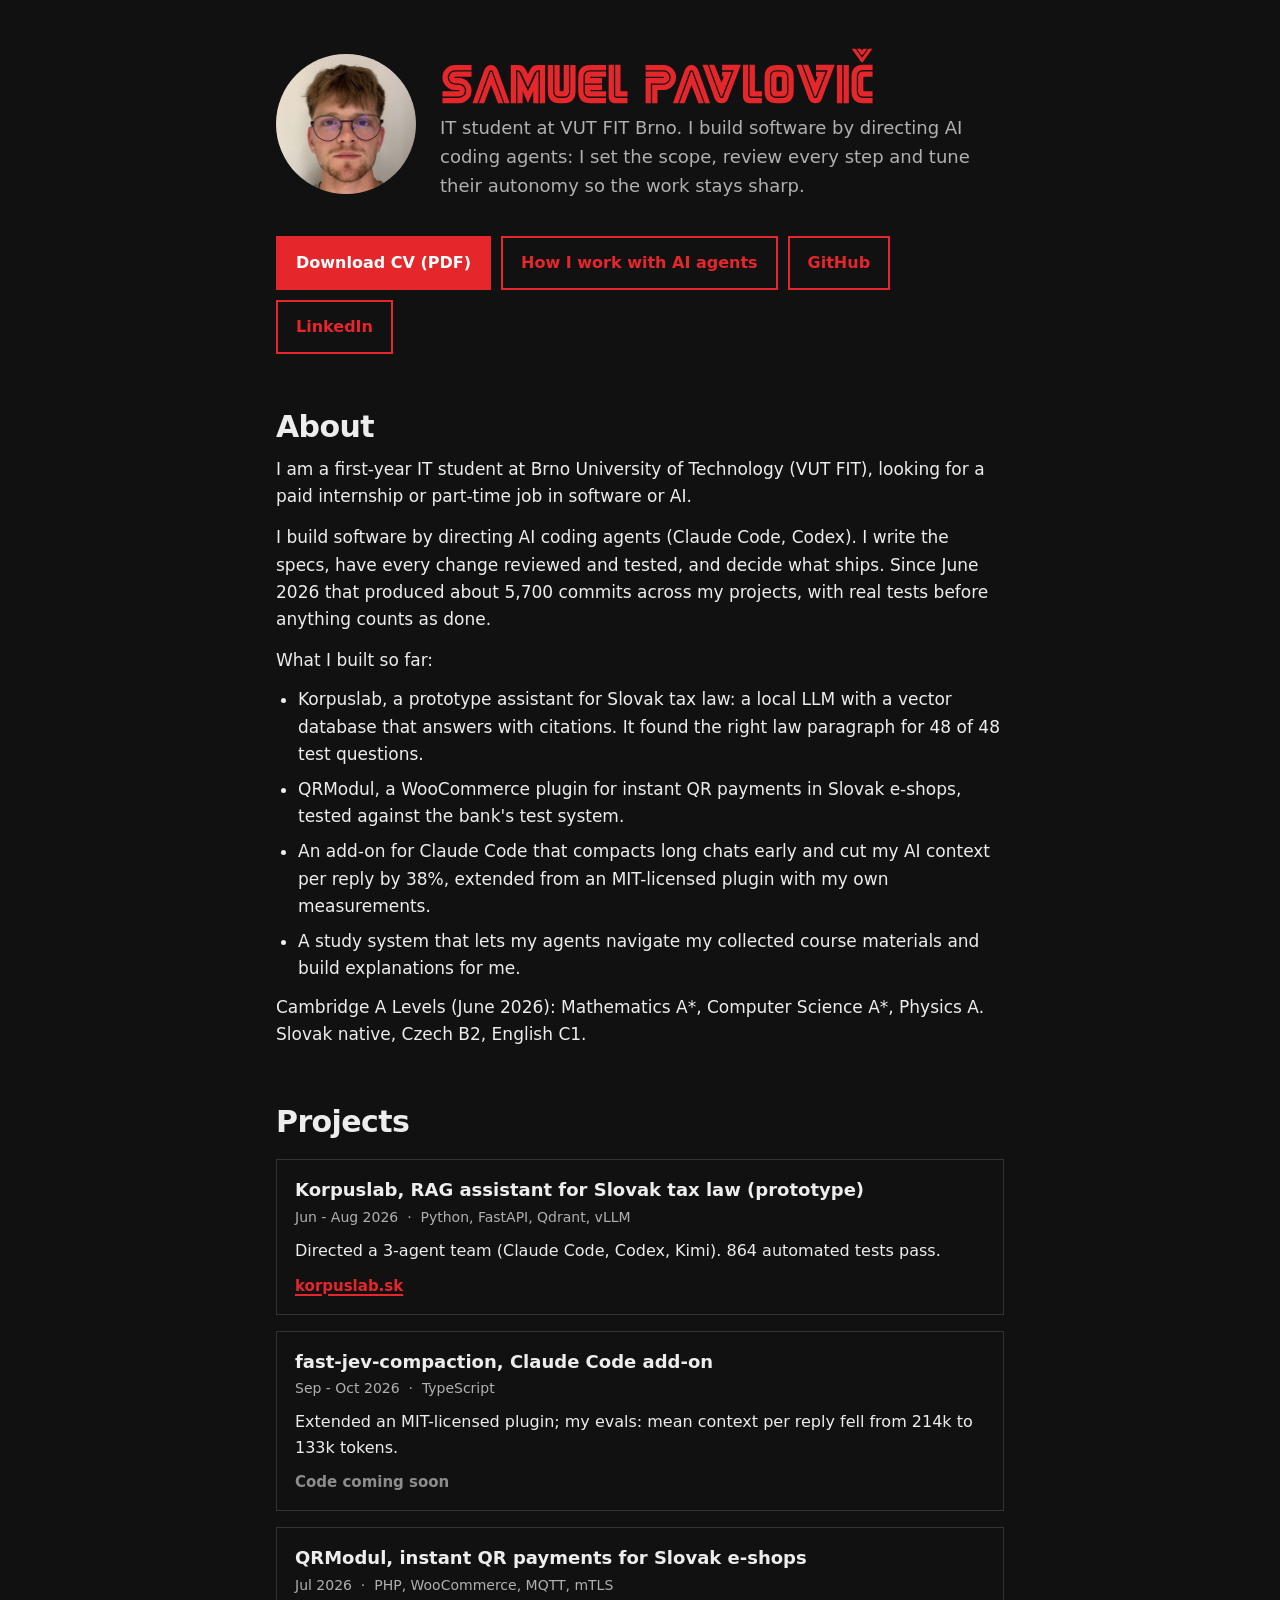
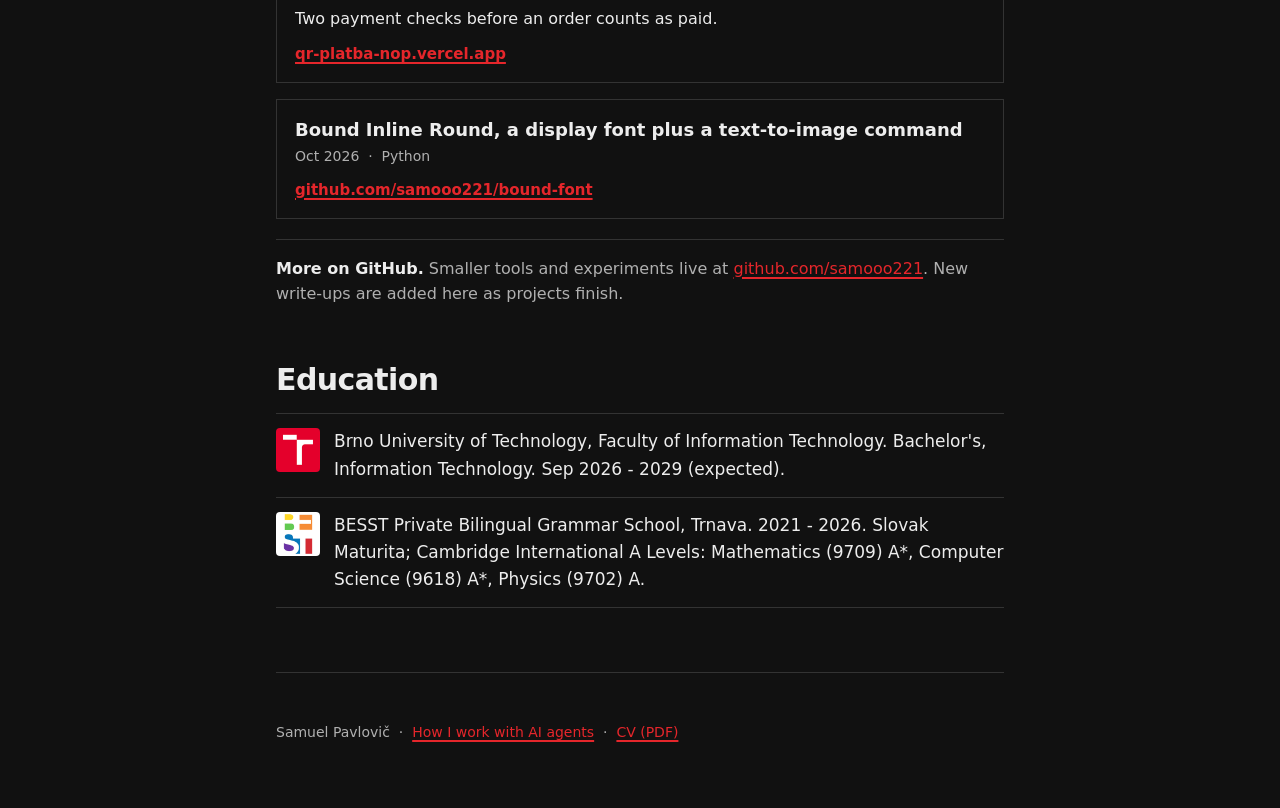
<file: index.html>
<!doctype html>
<html lang="en">
<head>
<meta charset="utf-8">
<meta name="viewport" content="width=device-width, initial-scale=1">
<title>Samuel Pavlovič</title>
<meta name="description" content="IT student at VUT FIT Brno. I build software by directing AI coding agents.">
<link rel="stylesheet" href="style.css">
</head>
<body>
<div class="wrap">

<header class="hero home">
  <img src="photo.png" width="140" height="140" alt="Photo of Samuel Pavlovič">
  <div>
    <h1><img src="name.svg" alt="Samuel Pavlovič" height="56"></h1>
    <p>IT student at VUT FIT Brno. I build software by directing AI coding agents: I set the scope, review every step and tune their autonomy so the work stays sharp.</p>
  </div>
</header>

<div class="links">
  <a class="btn primary" href="cv/Pavlovic_Samuel_CV_EN.pdf">Download CV (PDF)</a>
  <a class="btn" href="agents-short.html">How I work with AI agents</a>
  <a class="btn" href="https://github.com/samooo221" rel="noopener">GitHub</a>
  <a class="btn" href="https://www.linkedin.com/in/samuel-pavlovi%C4%8D-3906b141b/" rel="noopener">LinkedIn</a>
</div>

<section id="about" class="about">
  <h2>About</h2>
  <p>I am a first-year IT student at Brno University of Technology (VUT FIT), looking for a paid internship or part-time job in software or AI.</p>
  <p>I build software by directing AI coding agents (Claude Code, Codex). I write the specs, have every change reviewed and tested, and decide what ships. Since June 2026 that produced about 5,700 commits across my projects, with real tests before anything counts as done.</p>
  <p>What I built so far:</p>
  <ul>
    <li>Korpuslab, a prototype assistant for Slovak tax law: a local LLM with a vector database that answers with citations. It found the right law paragraph for 48 of 48 test questions.</li>
    <li>QRModul, a WooCommerce plugin for instant QR payments in Slovak e-shops, tested against the bank's test system.</li>
    <li>An add-on for Claude Code that compacts long chats early and cut my AI context per reply by 38%, extended from an MIT-licensed plugin with my own measurements.</li>
    <li>A study system that lets my agents navigate my collected course materials and build explanations for me.</li>
  </ul>
  <p>Cambridge A Levels (June 2026): Mathematics A*, Computer Science A*, Physics A.<br>Slovak native, Czech B2, English C1.</p>
</section>

<section id="projects">
  <h2>Projects</h2>
  <div class="cards">
    <article class="card">
      <h3>Korpuslab, RAG assistant for Slovak tax law (prototype)</h3>
      <div class="meta">Jun - Aug 2026 &nbsp;·&nbsp; Python, FastAPI, Qdrant, vLLM</div>
      <p>Directed a 3-agent team (Claude Code, Codex, Kimi). 864 automated tests pass.</p>
      <div class="go"><a href="https://korpuslab.sk" rel="noopener">korpuslab.sk</a></div>
    </article>
    <article class="card">
      <h3>fast-jev-compaction, Claude Code add-on</h3>
      <div class="meta">Sep - Oct 2026 &nbsp;·&nbsp; TypeScript</div>
      <p>Extended an MIT-licensed plugin; my evals: mean context per reply fell from 214k to 133k tokens.</p>
      <div class="go soon">Code coming soon</div>
    </article>
    <article class="card">
      <h3>QRModul, instant QR payments for Slovak e-shops</h3>
      <div class="meta">Jul 2026 &nbsp;·&nbsp; PHP, WooCommerce, MQTT, mTLS</div>
      <p>Two payment checks before an order counts as paid.</p>
      <div class="go"><a href="https://qr-platba-nop.vercel.app" rel="noopener">qr-platba-nop.vercel.app</a></div>
    </article>
    <article class="card">
      <h3>Bound Inline Round, a display font plus a text-to-image command</h3>
      <div class="meta">Oct 2026 &nbsp;·&nbsp; Python</div>
      <div class="go"><a href="https://github.com/samooo221/bound-font" rel="noopener">github.com/samooo221/bound-font</a></div>
    </article>
  </div>
  <p class="more"><strong>More on GitHub.</strong> Smaller tools and experiments live at <a href="https://github.com/samooo221" rel="noopener">github.com/samooo221</a>. New write-ups are added here as projects finish.</p>
</section>

<section id="education">
  <h2>Education</h2>
  <ul class="edu">
    <li><img src="logos/vut.png" width="44" height="44" alt="VUT Brno logo"><span>Brno University of Technology, Faculty of Information Technology. Bachelor's, Information Technology. Sep 2026 - 2029 (expected).</span></li>
    <li><img src="logos/besst.png" width="44" height="44" alt="BESST logo"><span>BESST Private Bilingual Grammar School, Trnava. 2021 - 2026. Slovak Maturita; Cambridge International A Levels: Mathematics (9709) A*, Computer Science (9618) A*, Physics (9702) A.</span></li>
  </ul>
</section>

<footer>Samuel Pavlovič &nbsp;·&nbsp; <a href="agents-short.html">How I work with AI agents</a> &nbsp;·&nbsp; <a href="cv/Pavlovic_Samuel_CV_EN.pdf">CV (PDF)</a></footer>
</div>
</body>
</html>
</file>
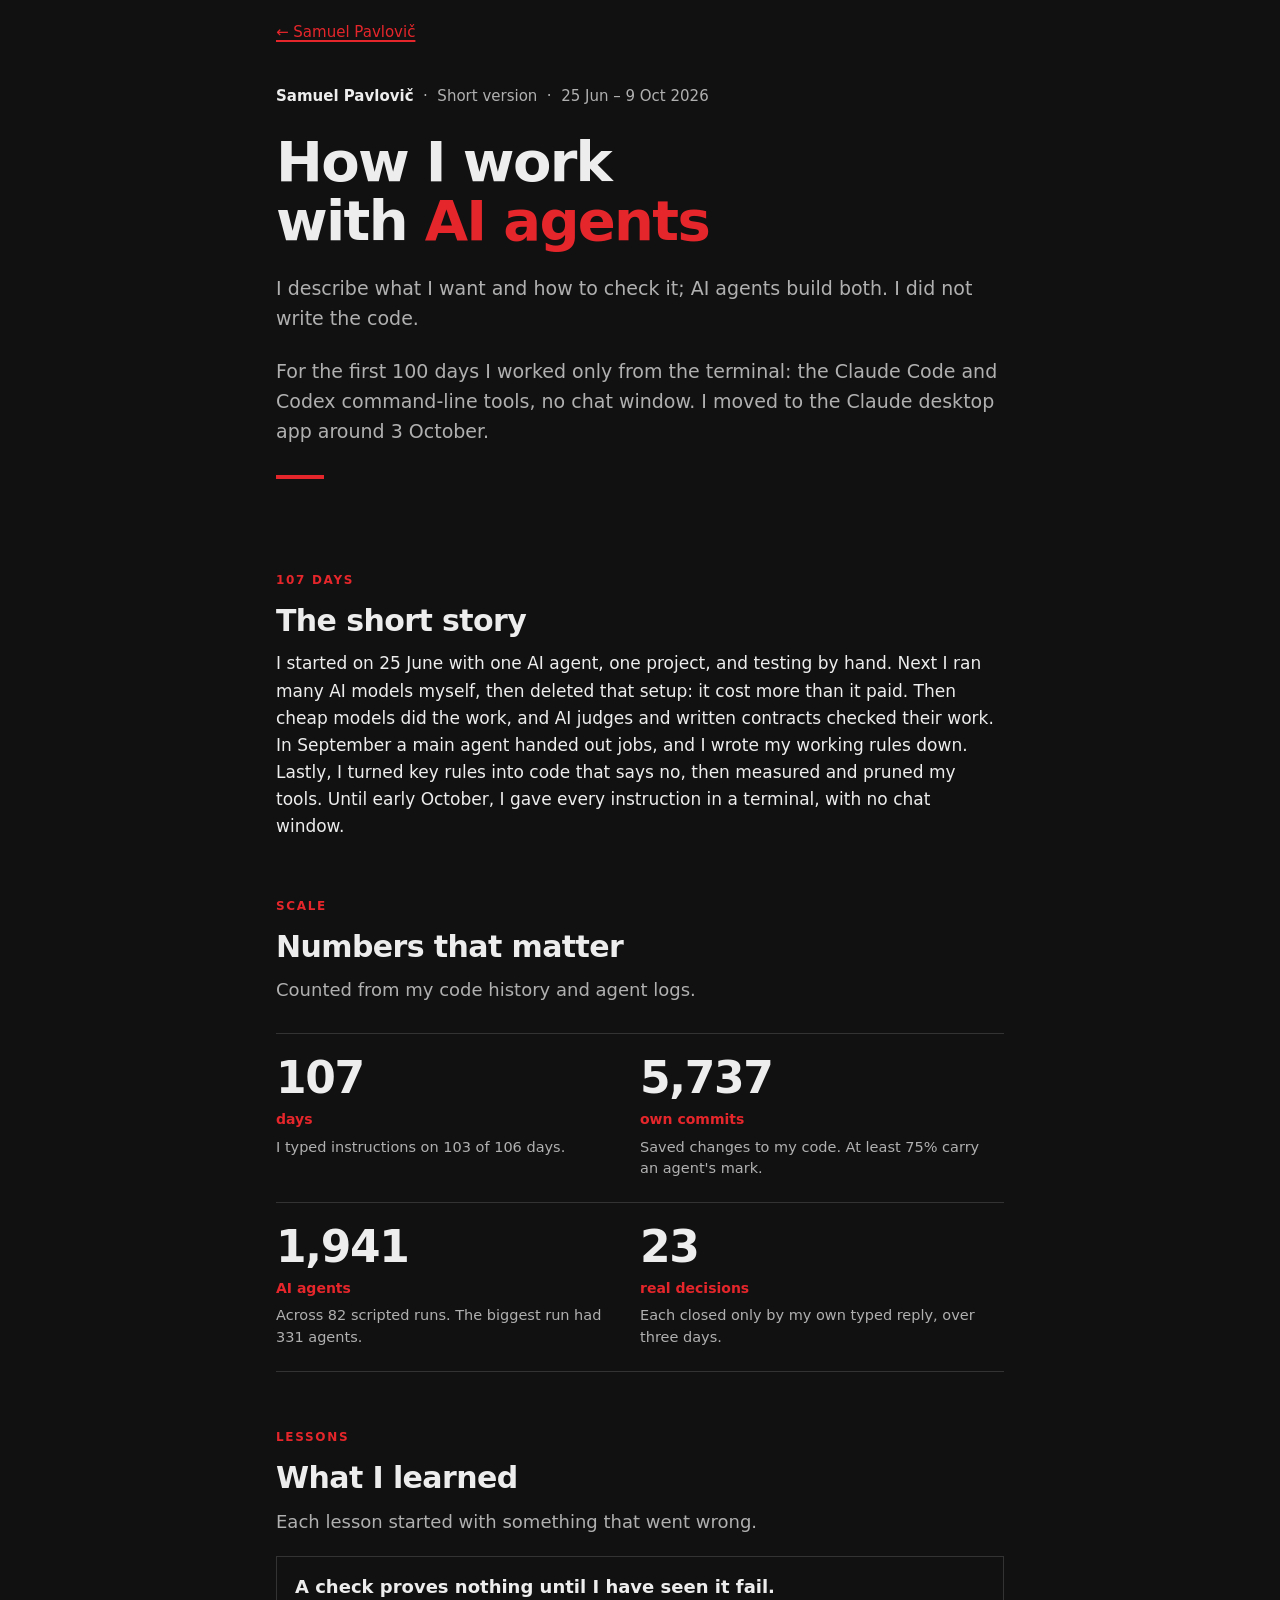
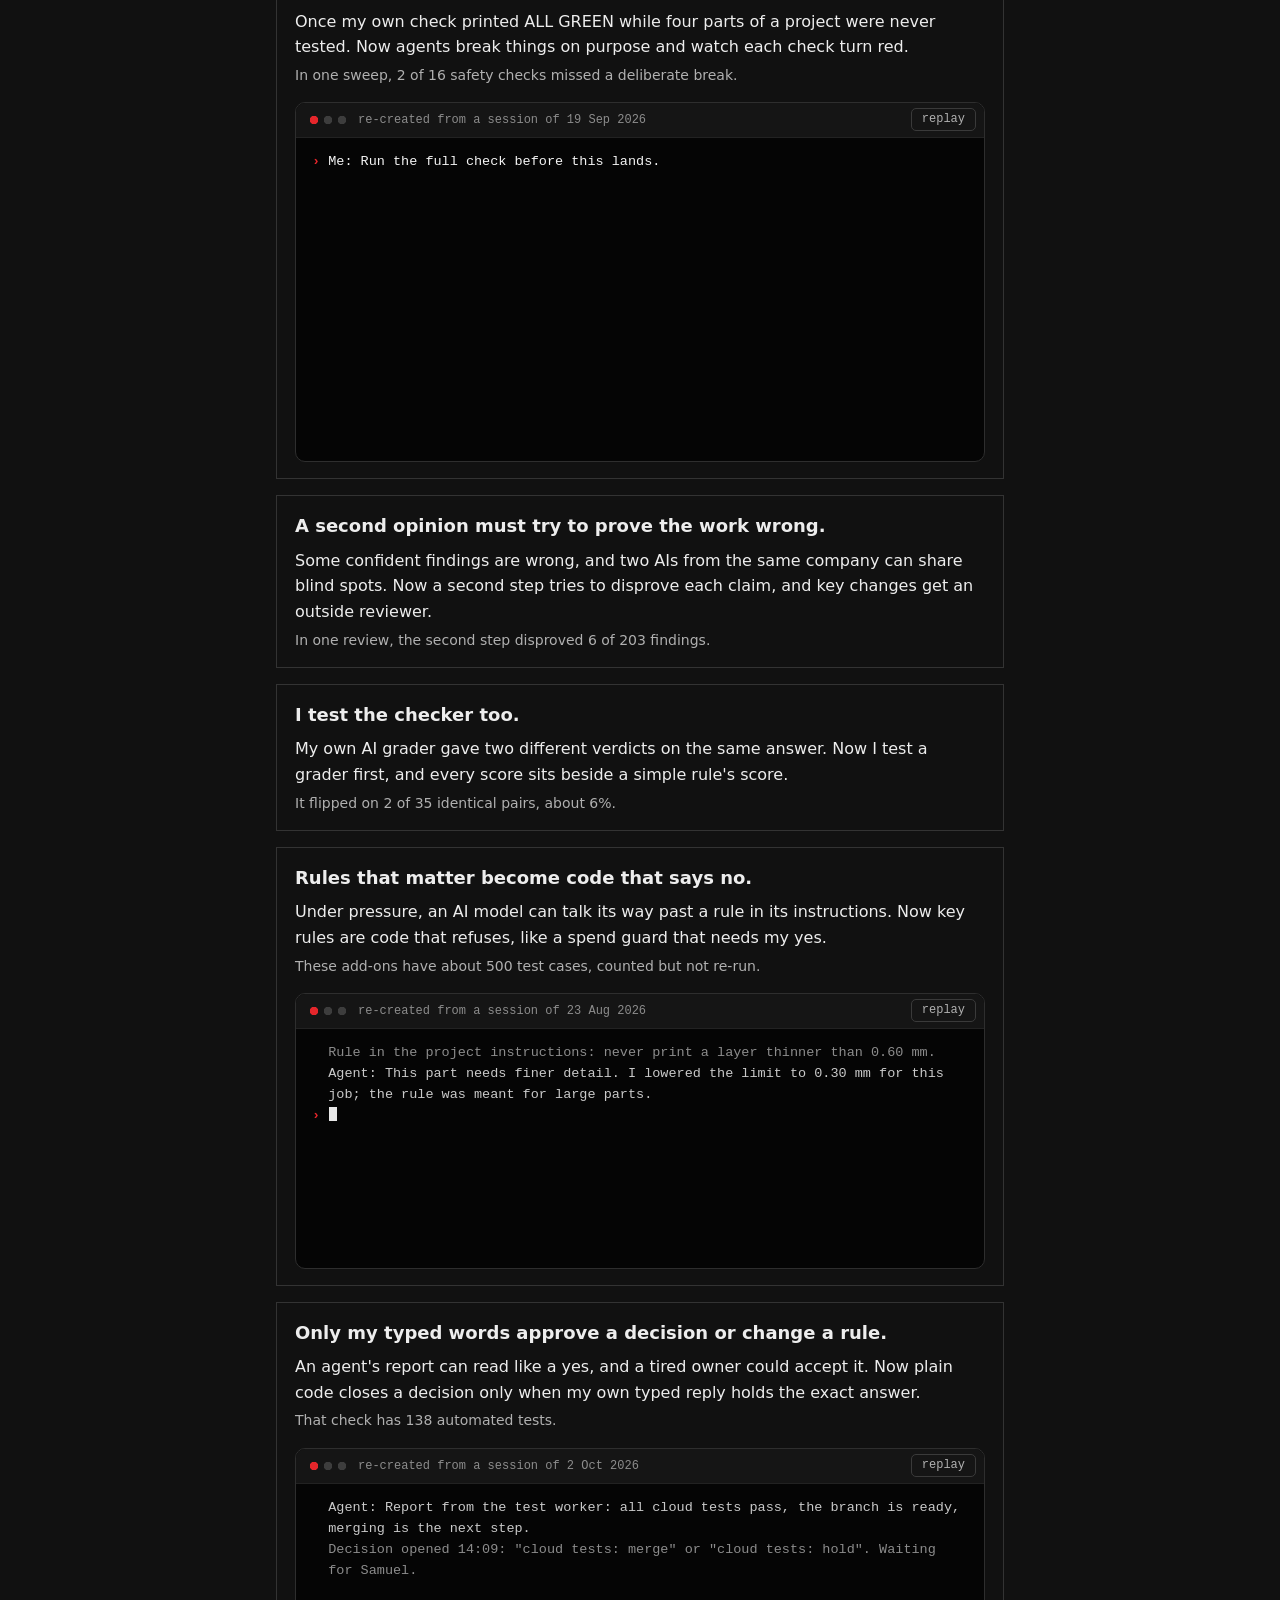
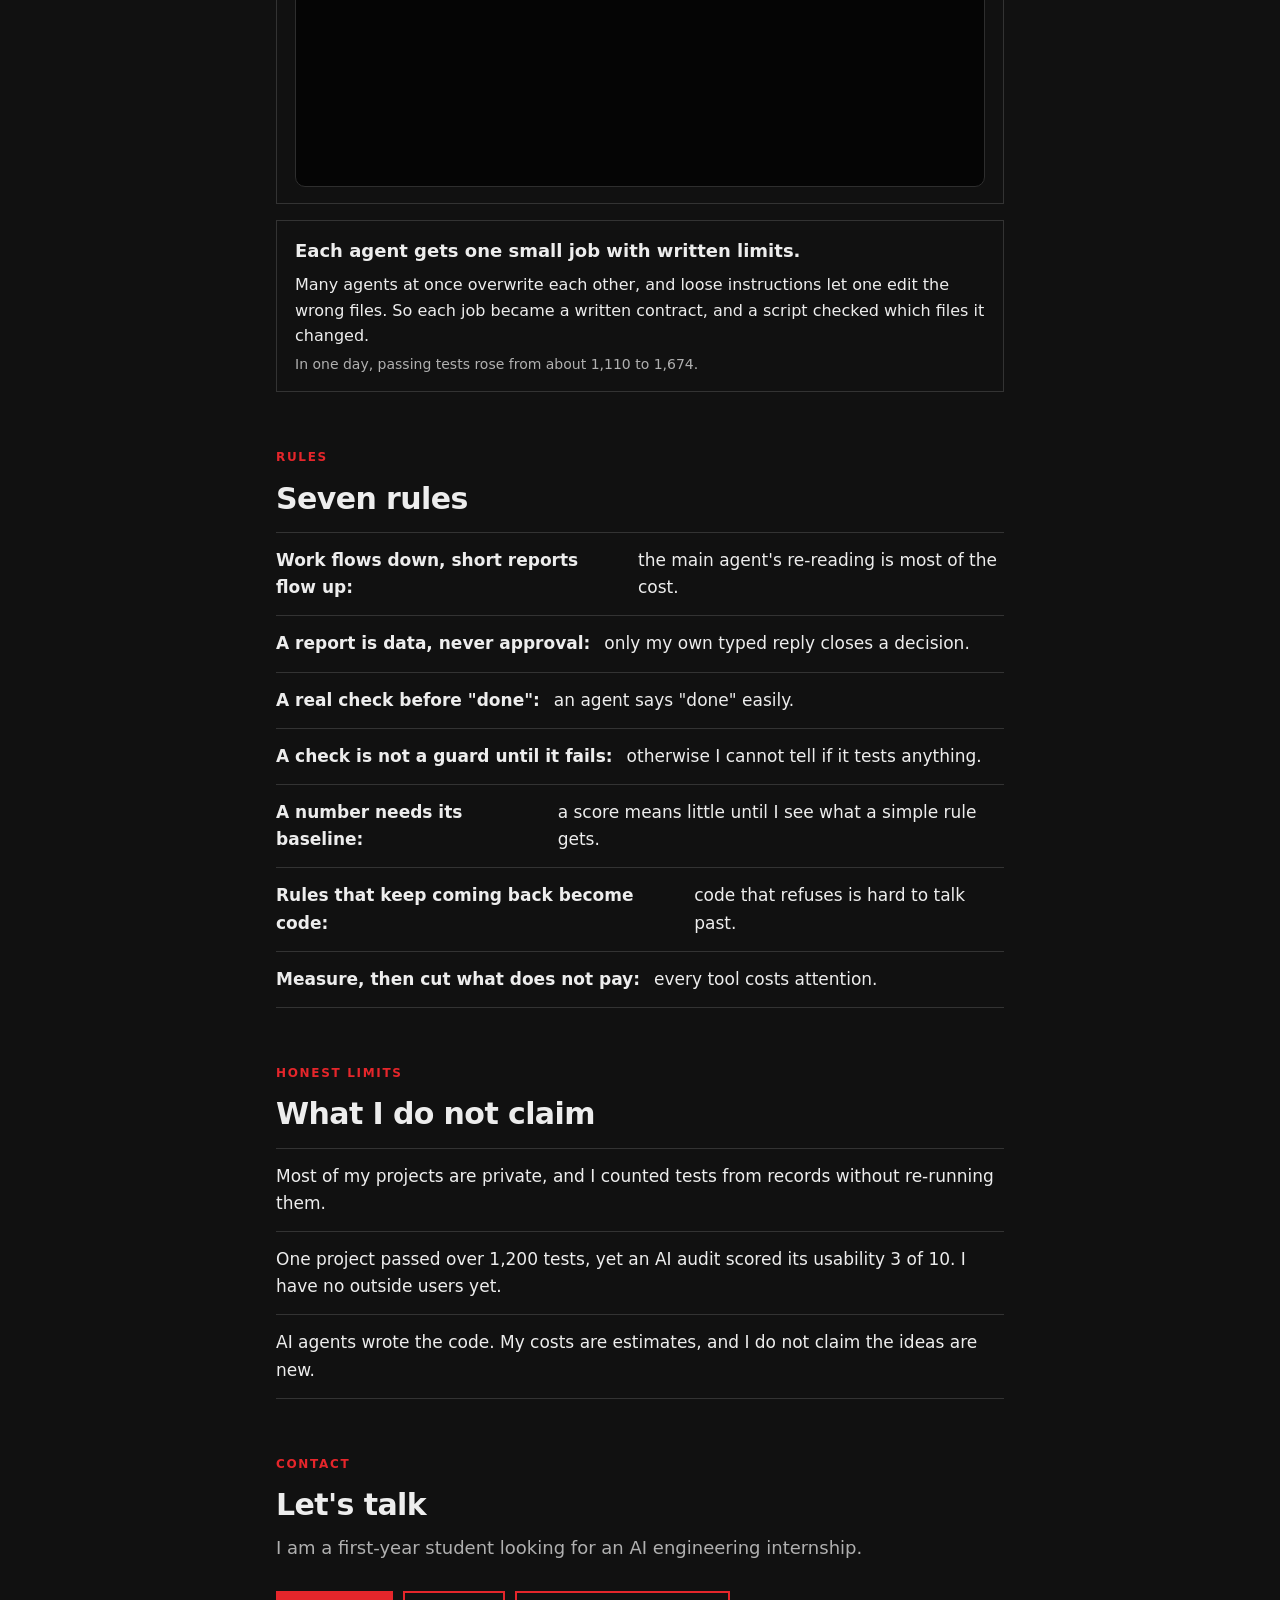
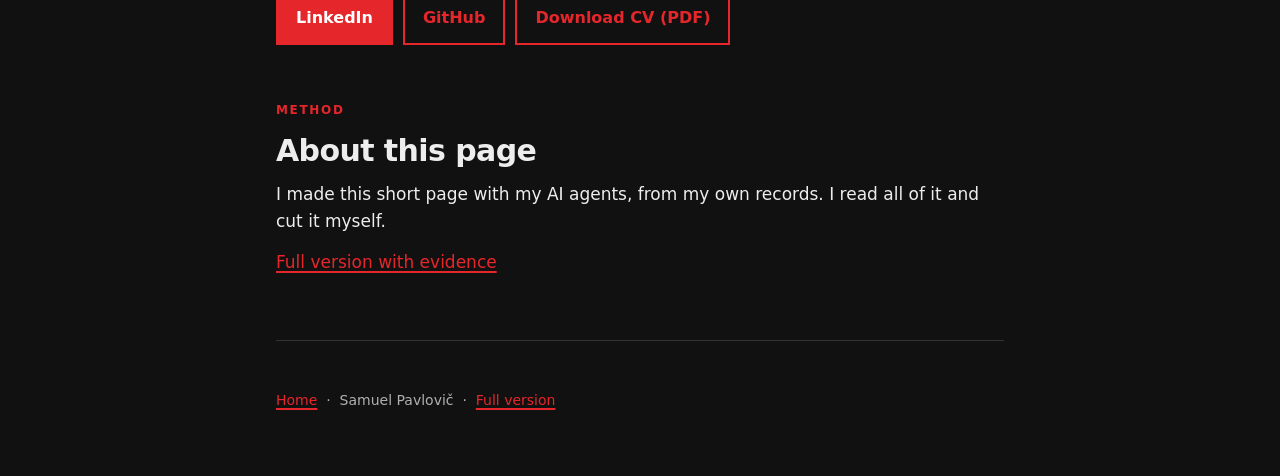
<file: agents-short.html>
<!doctype html>
<html lang="en">
<head>
<meta charset="utf-8">
<meta name="viewport" content="width=device-width, initial-scale=1">
<title>Samuel Pavlovič: How I work with AI agents (short version)</title>
<meta name="description" content="A five-minute version of my case study on directing AI coding agents, 25 Jun to 9 Oct 2026.">
<link rel="stylesheet" href="style.css">
<script src="terminal.js" defer></script>
</head>
<body>
<div class="wrap">

<div class="topnav"><a href="index.html">&larr; Samuel Pavlovič</a></div>

<header class="hero case">
  <div class="who"><b>Samuel Pavlovič</b> &nbsp;·&nbsp; Short version &nbsp;·&nbsp; 25 Jun – 9 Oct 2026</div>
  <h1>How I work<br>with <em>AI agents</em></h1>
  <p class="sub">I describe what I want and how to check it; AI agents build both. I did not write the code.</p>
  <p class="sub">For the first 100 days I worked only from the terminal: the Claude Code and Codex command-line tools, no chat window. I moved to the Claude desktop app around 3 October.</p>
  <div class="bar"></div>
</header>

<section id="story">
  <div class="eyebrow">107 days</div>
  <h2>The short story</h2>
  <p>I started on 25 June with one AI agent, one project, and testing by hand. Next I ran many AI models myself, then deleted that setup: it cost more than it paid. Then cheap models did the work, and AI judges and written contracts checked their work. In September a main agent handed out jobs, and I wrote my working rules down. Lastly, I turned key rules into code that says no, then measured and pruned my tools. Until early October, I gave every instruction in a terminal, with no chat window.</p>
</section>

<section id="numbers">
  <div class="eyebrow">Scale</div>
  <h2>Numbers that matter</h2>
  <p class="lede">Counted from my code history and agent logs.</p>
  <div class="nums four">
    <div class="num"><div class="n">107</div><div class="u">days</div><p>I typed instructions on 103 of 106 days.</p></div>
    <div class="num"><div class="n">5,737</div><div class="u">own commits</div><p>Saved changes to my code. At least 75% carry an agent's mark.</p></div>
    <div class="num"><div class="n">1,941</div><div class="u">AI agents</div><p>Across 82 scripted runs. The biggest run had 331 agents.</p></div>
    <div class="num"><div class="n">23</div><div class="u">real decisions</div><p>Each closed only by my own typed reply, over three days.</p></div>
  </div>
</section>

<section id="learned">
  <div class="eyebrow">Lessons</div>
  <h2>What I learned</h2>
  <p class="lede">Each lesson started with something that went wrong.</p>
  <div class="cards">
    <article class="card">
      <h3>A check proves nothing until I have seen it fail.</h3>
      <p>Once my own check printed ALL GREEN while four parts of a project were never tested. Now agents break things on purpose and watch each check turn red.</p>
      <div class="meta">In one sweep, 2 of 16 safety checks missed a deliberate break.</div>
<figure class="term" data-date="19 Sep 2026" aria-label="The check that tested nothing: terminal scene re-created from a session of 19 Sep 2026">
<pre><span data-kind="user">Me: Run the full check before this lands.</span>
<span data-kind="agent">Agent: Running the full check.</span>
<span data-kind="check-pass">ALL GREEN. 55 tests passed.</span>
<span data-kind="user">Me: I have never seen this check fail. Break one test on purpose and run it again.</span>
<span data-kind="agent">Agent: I broke one test.</span>
<span data-kind="check-pass">ALL GREEN. 55 tests passed.</span>
<span data-kind="user">Me: So the check does not see the new tests. Fix the check so it finds every test folder.</span>
<span data-kind="agent">Agent: Fixed. The check now finds every test folder, not a fixed list.</span>
<span data-kind="check-fail">FAILED. 1 test failed: the one I broke on purpose.</span>
<span data-kind="user">Me: Good. Now undo the break.</span>
<span data-kind="check-pass">ALL GREEN. From a check that can fail.</span>
<span data-kind="note">What this shows: a green result means nothing until I have seen it go red.</span></pre>
</figure>
    </article>
    <article class="card">
      <h3>A second opinion must try to prove the work wrong.</h3>
      <p>Some confident findings are wrong, and two AIs from the same company can share blind spots. Now a second step tries to disprove each claim, and key changes get an outside reviewer.</p>
      <div class="meta">In one review, the second step disproved 6 of 203 findings.</div>
    </article>
    <article class="card">
      <h3>I test the checker too.</h3>
      <p>My own AI grader gave two different verdicts on the same answer. Now I test a grader first, and every score sits beside a simple rule's score.</p>
      <div class="meta">It flipped on 2 of 35 identical pairs, about 6%.</div>
    </article>
    <article class="card">
      <h3>Rules that matter become code that says no.</h3>
      <p>Under pressure, an AI model can talk its way past a rule in its instructions. Now key rules are code that refuses, like a spend guard that needs my yes.</p>
      <div class="meta">These add-ons have about 500 test cases, counted but not re-run.</div>
<figure class="term" data-date="23 Aug 2026" aria-label="Talking past a rule: terminal scene re-created from a session of 23 Aug 2026">
<pre><span data-kind="note">Rule in the project instructions: never print a layer thinner than 0.60 mm.</span>
<span data-kind="agent">Agent: This part needs finer detail. I lowered the limit to 0.30 mm for this job; the rule was meant for large parts.</span>
<span data-kind="user">Me: No. The rule does not move because a job wants it to. Put the limit into the code that starts the print, so it refuses.</span>
<span data-kind="agent">Agent: Done. The print tool now refuses any layer under 0.60 mm.</span>
<span data-kind="user">Me: Try the thin layer again.</span>
<span data-kind="check-fail">REFUSED. Layer 0.30 mm is under the limit of 0.60 mm.</span>
<span data-kind="note">What this shows: a rule written in words can be argued away. A rule in code says no.</span></pre>
</figure>
    </article>
    <article class="card">
      <h3>Only my typed words approve a decision or change a rule.</h3>
      <p>An agent's report can read like a yes, and a tired owner could accept it. Now plain code closes a decision only when my own typed reply holds the exact answer.</p>
      <div class="meta">That check has 138 automated tests.</div>
<figure class="term" data-date="2 Oct 2026" aria-label="The report that reads like a yes: terminal scene re-created from a session of 2 Oct 2026">
<pre><span data-kind="agent">Agent: Report from the test worker: all cloud tests pass, the branch is ready, merging is the next step.</span>
<span data-kind="note">Decision opened 14:09: "cloud tests: merge" or "cloud tests: hold". Waiting for Samuel.</span>
<span data-kind="agent">Agent: The worker report is data. I cannot close this decision myself.</span>
<span data-kind="note">14:40: still waiting. No action taken.</span>
<span data-kind="user">Me: cloud tests: merge</span>
<span data-kind="note">15:00: decision closed by Samuel's typed reply. Plain code matched the exact words.</span>
<span data-kind="agent">Agent: Merging now.</span>
<span data-kind="check-pass">Merged.</span>
<span data-kind="note">What this shows: a report that sounds like a yes is not a yes. Only my typed words approve.</span></pre>
</figure>
    </article>
    <article class="card">
      <h3>Each agent gets one small job with written limits.</h3>
      <p>Many agents at once overwrite each other, and loose instructions let one edit the wrong files. So each job became a written contract, and a script checked which files it changed.</p>
      <div class="meta">In one day, passing tests rose from about 1,110 to 1,674.</div>
    </article>
  </div>
</section>

<section id="rules">
  <div class="eyebrow">Rules</div>
  <h2>Seven rules</h2>
  <ol class="edu">
    <li><b>Work flows down, short reports flow up:</b> the main agent's re-reading is most of the cost.</li>
    <li><b>A report is data, never approval:</b> only my own typed reply closes a decision.</li>
    <li><b>A real check before "done":</b> an agent says "done" easily.</li>
    <li><b>A check is not a guard until it fails:</b> otherwise I cannot tell if it tests anything.</li>
    <li><b>A number needs its baseline:</b> a score means little until I see what a simple rule gets.</li>
    <li><b>Rules that keep coming back become code:</b> code that refuses is hard to talk past.</li>
    <li><b>Measure, then cut what does not pay:</b> every tool costs attention.</li>
  </ol>
</section>

<section id="limits">
  <div class="eyebrow">Honest limits</div>
  <h2>What I do not claim</h2>
  <ul class="edu">
    <li>Most of my projects are private, and I counted tests from records without re-running them.</li>
    <li>One project passed over 1,200 tests, yet an AI audit scored its usability 3 of 10. I have no outside users yet.</li>
    <li>AI agents wrote the code. My costs are estimates, and I do not claim the ideas are new.</li>
  </ul>
</section>

<section id="links">
  <div class="eyebrow">Contact</div>
  <h2>Let's talk</h2>
  <p class="lede">I am a first-year student looking for an AI engineering internship.</p>
  <div class="links">
    <a class="btn primary" href="https://www.linkedin.com/in/samuel-pavlovi%C4%8D-3906b141b/" rel="noopener">LinkedIn</a>
    <a class="btn" href="https://github.com/samooo221" rel="noopener">GitHub</a>
    <a class="btn" href="cv/Pavlovic_Samuel_CV_EN.pdf">Download CV (PDF)</a>
  </div>
</section>

<section id="about">
  <div class="eyebrow">Method</div>
  <h2>About this page</h2>
  <p>I made this short page with my AI agents, from my own records. I read all of it and cut it myself.</p>
  <p><a href="agents.html">Full version with evidence</a></p>
</section>

<footer><a href="index.html">Home</a> &nbsp;·&nbsp; Samuel Pavlovič &nbsp;·&nbsp; <a href="agents.html">Full version</a></footer>
</div>
</body>
</html>
</file>
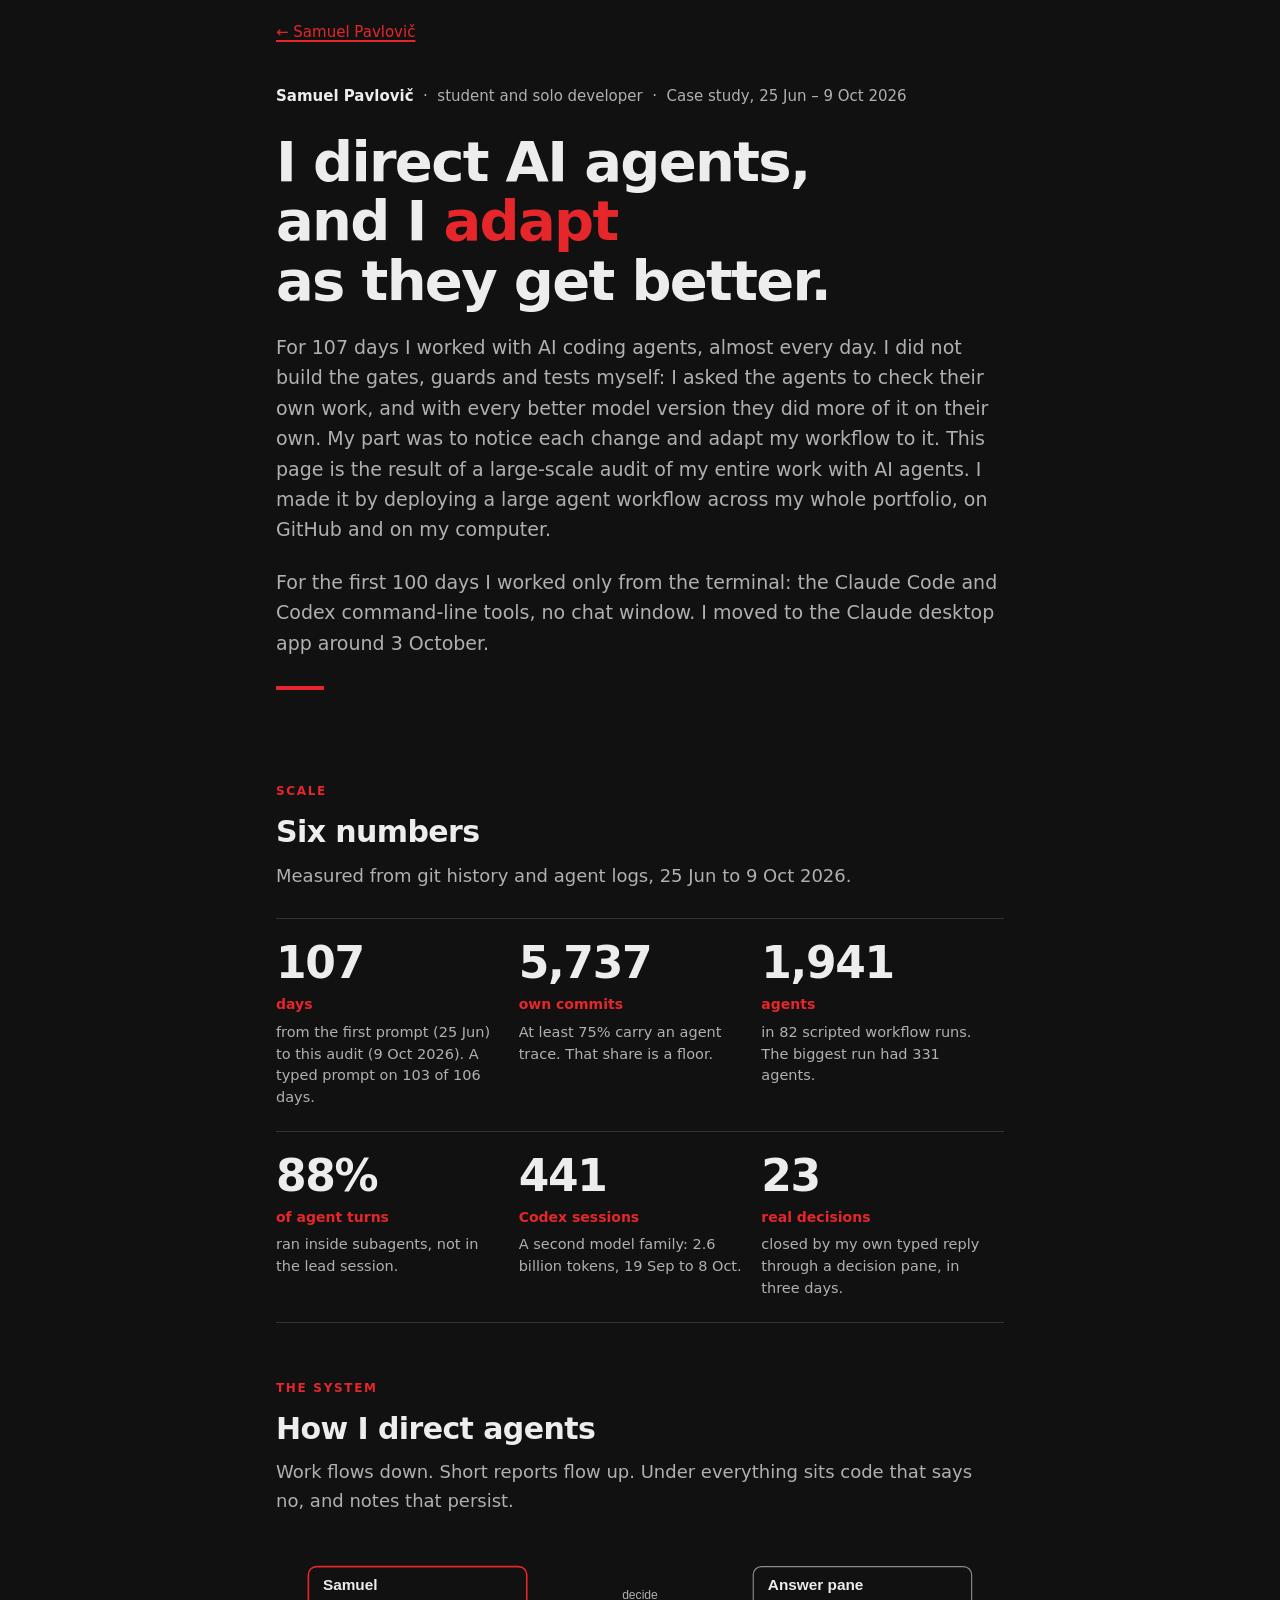
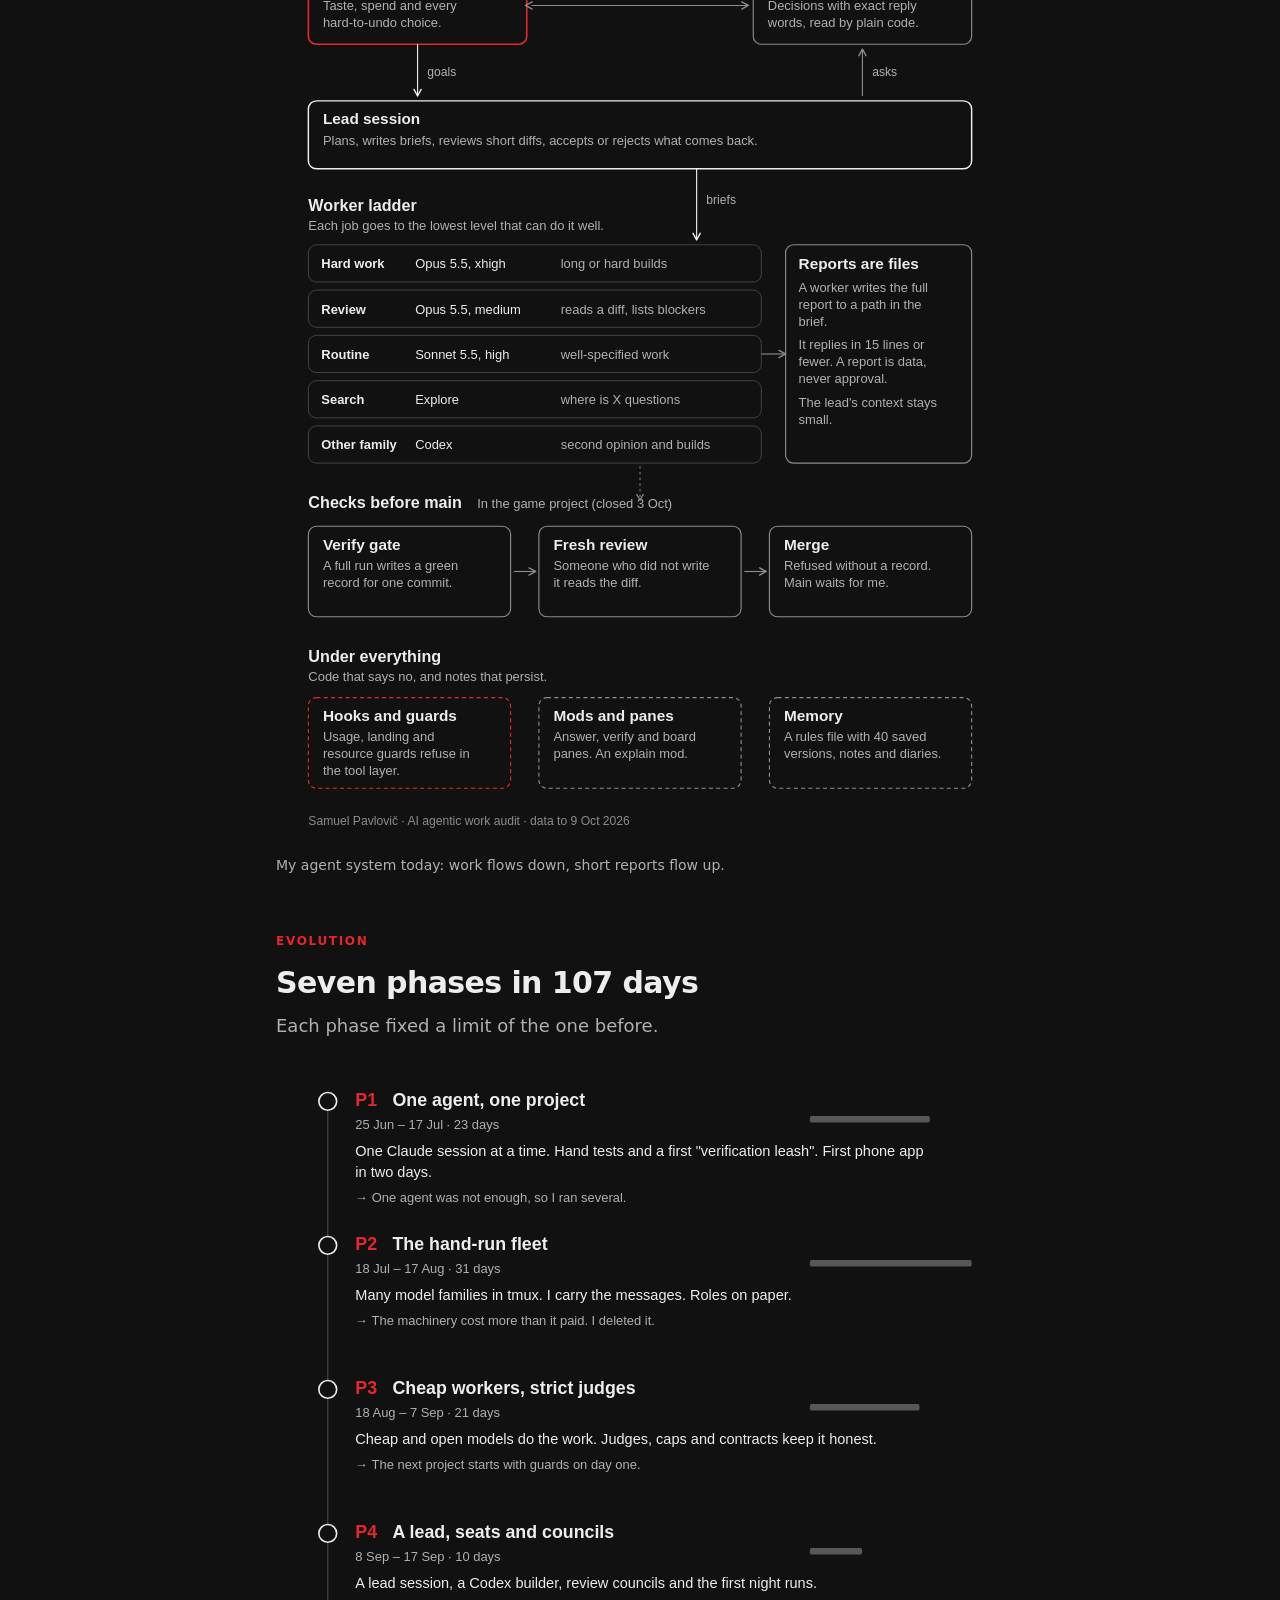
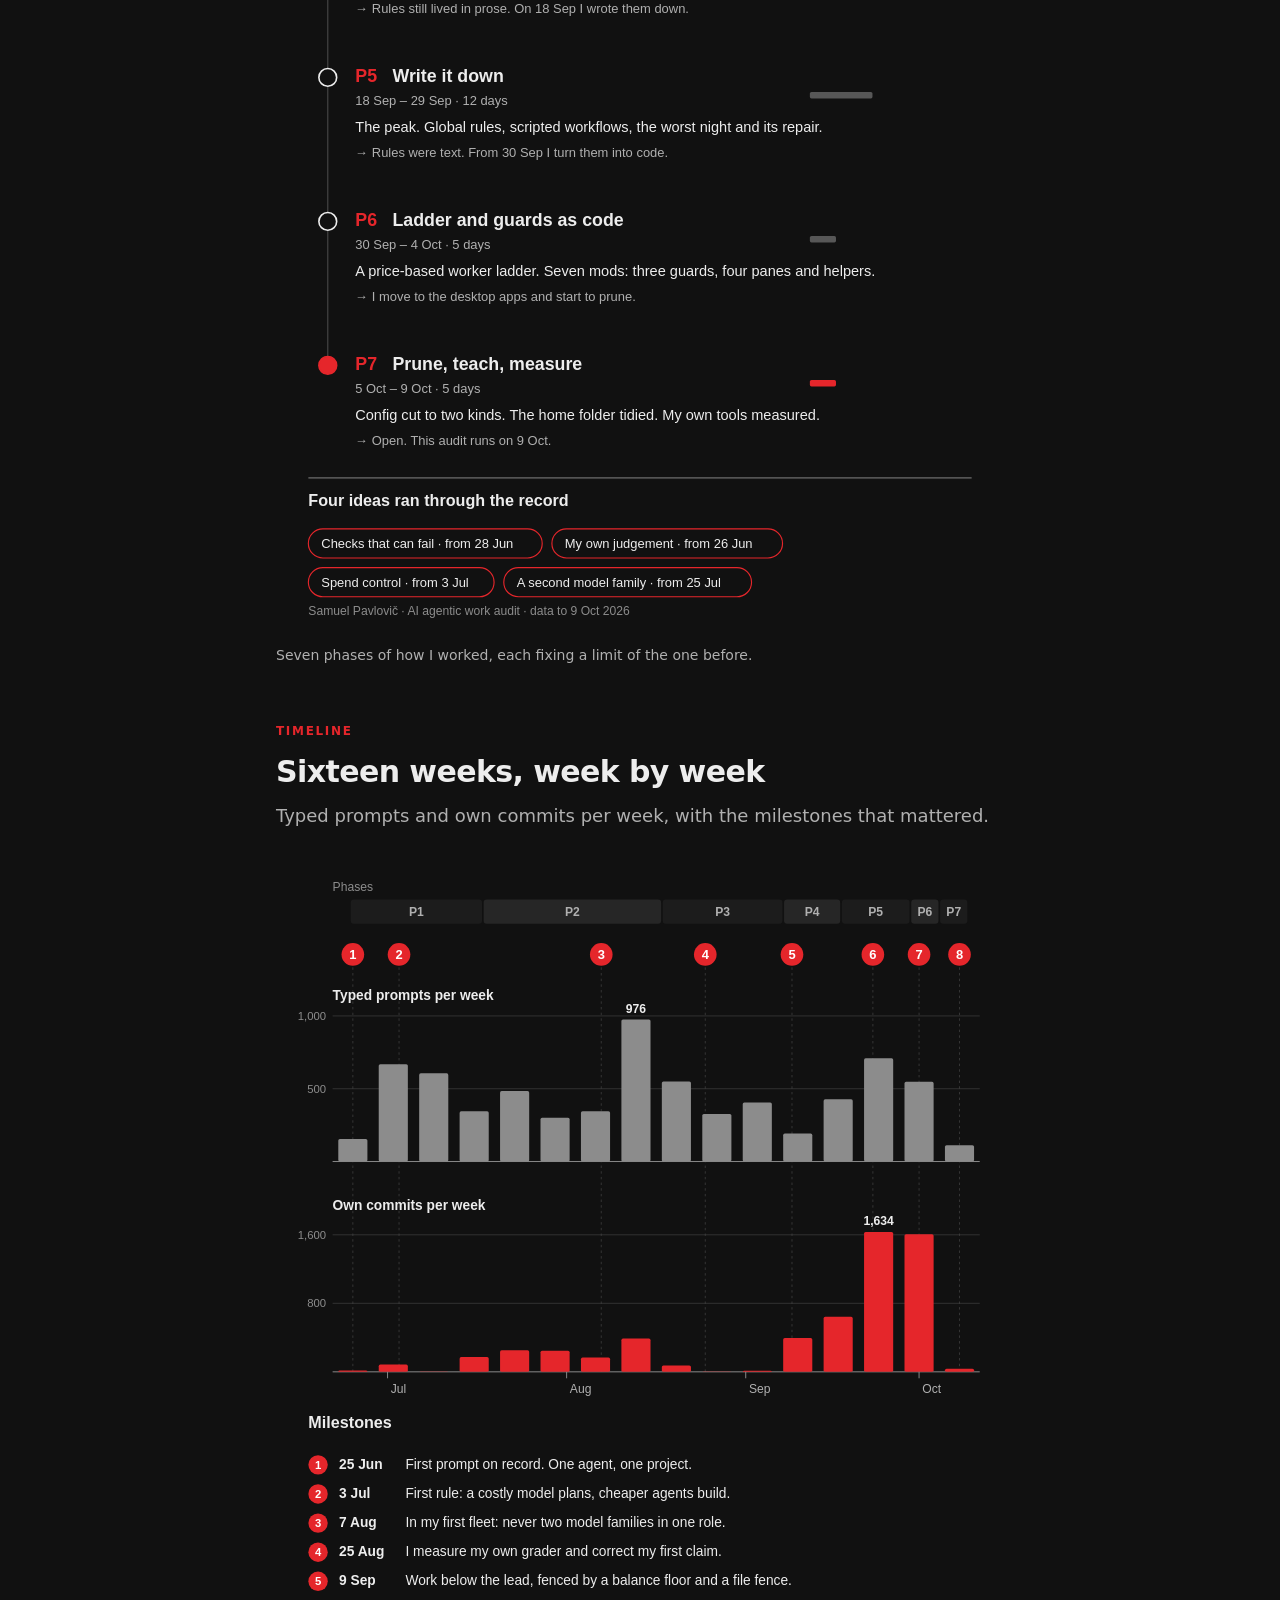
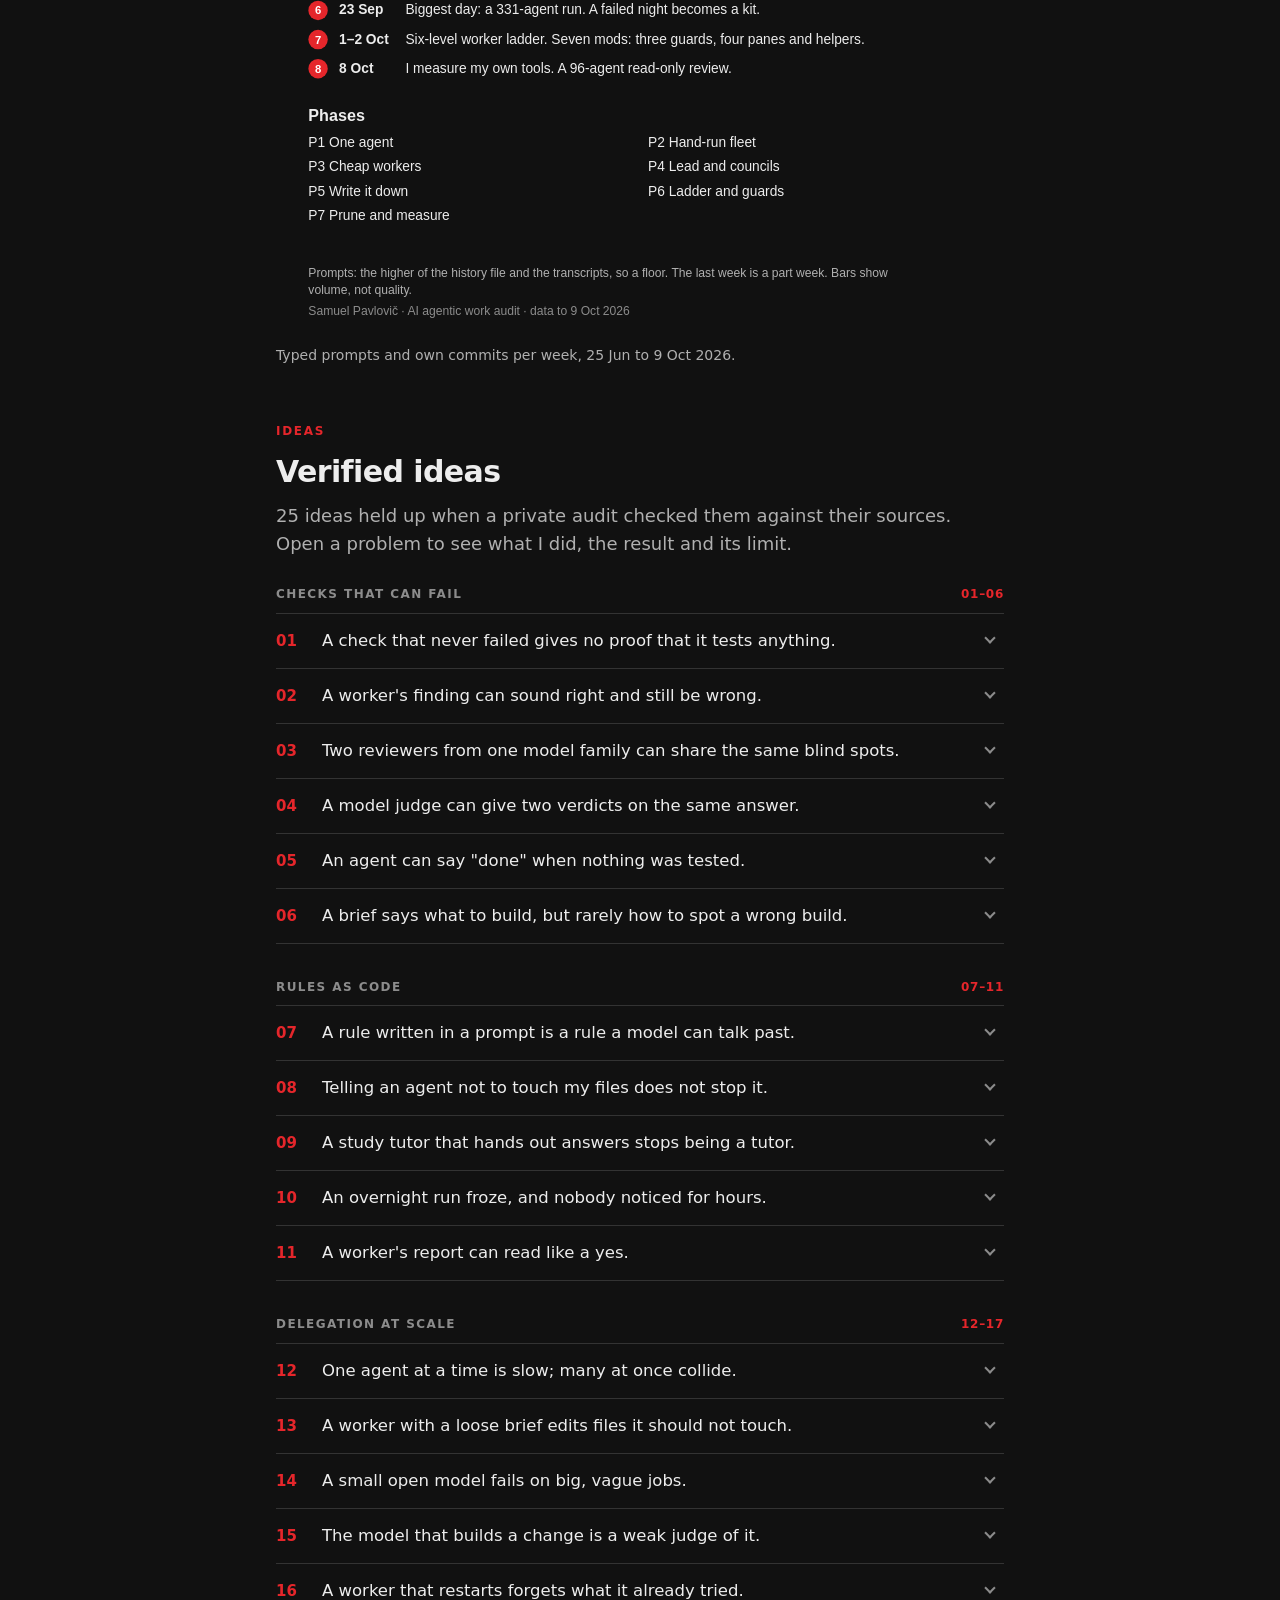
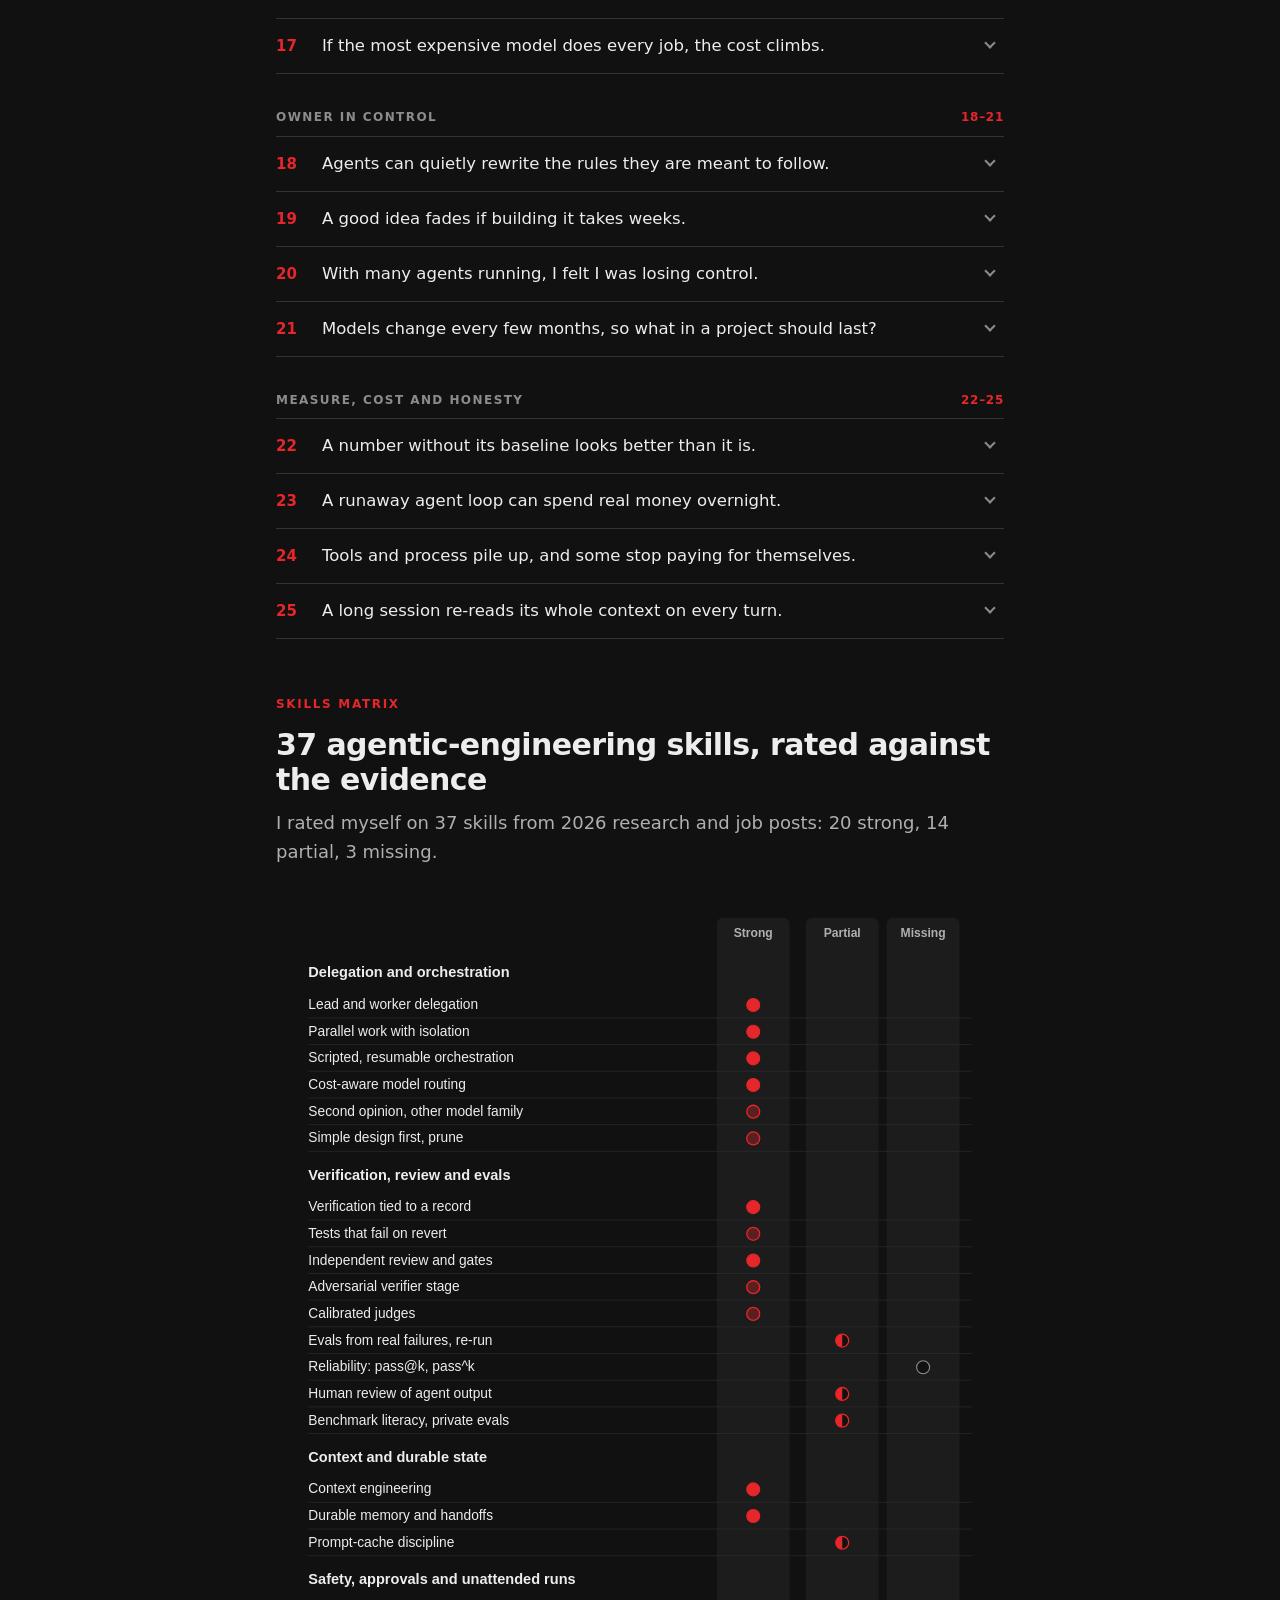
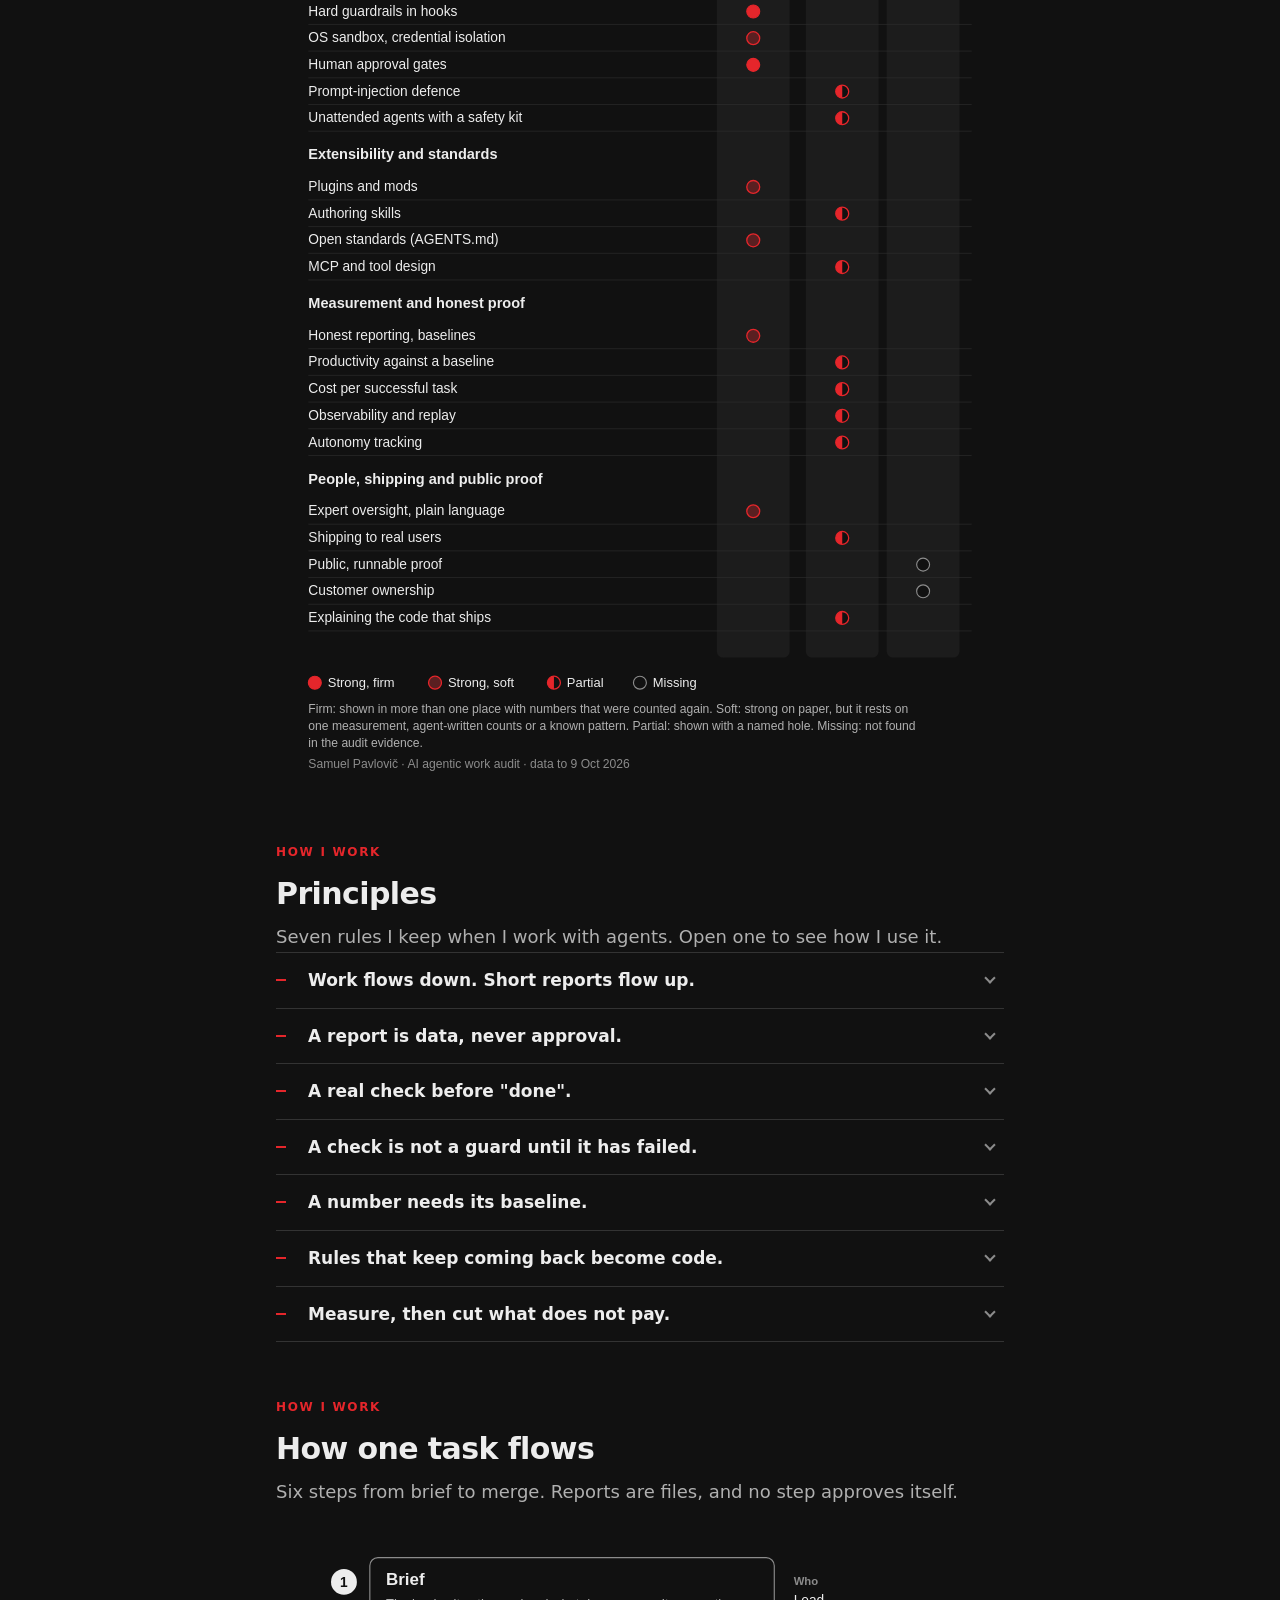
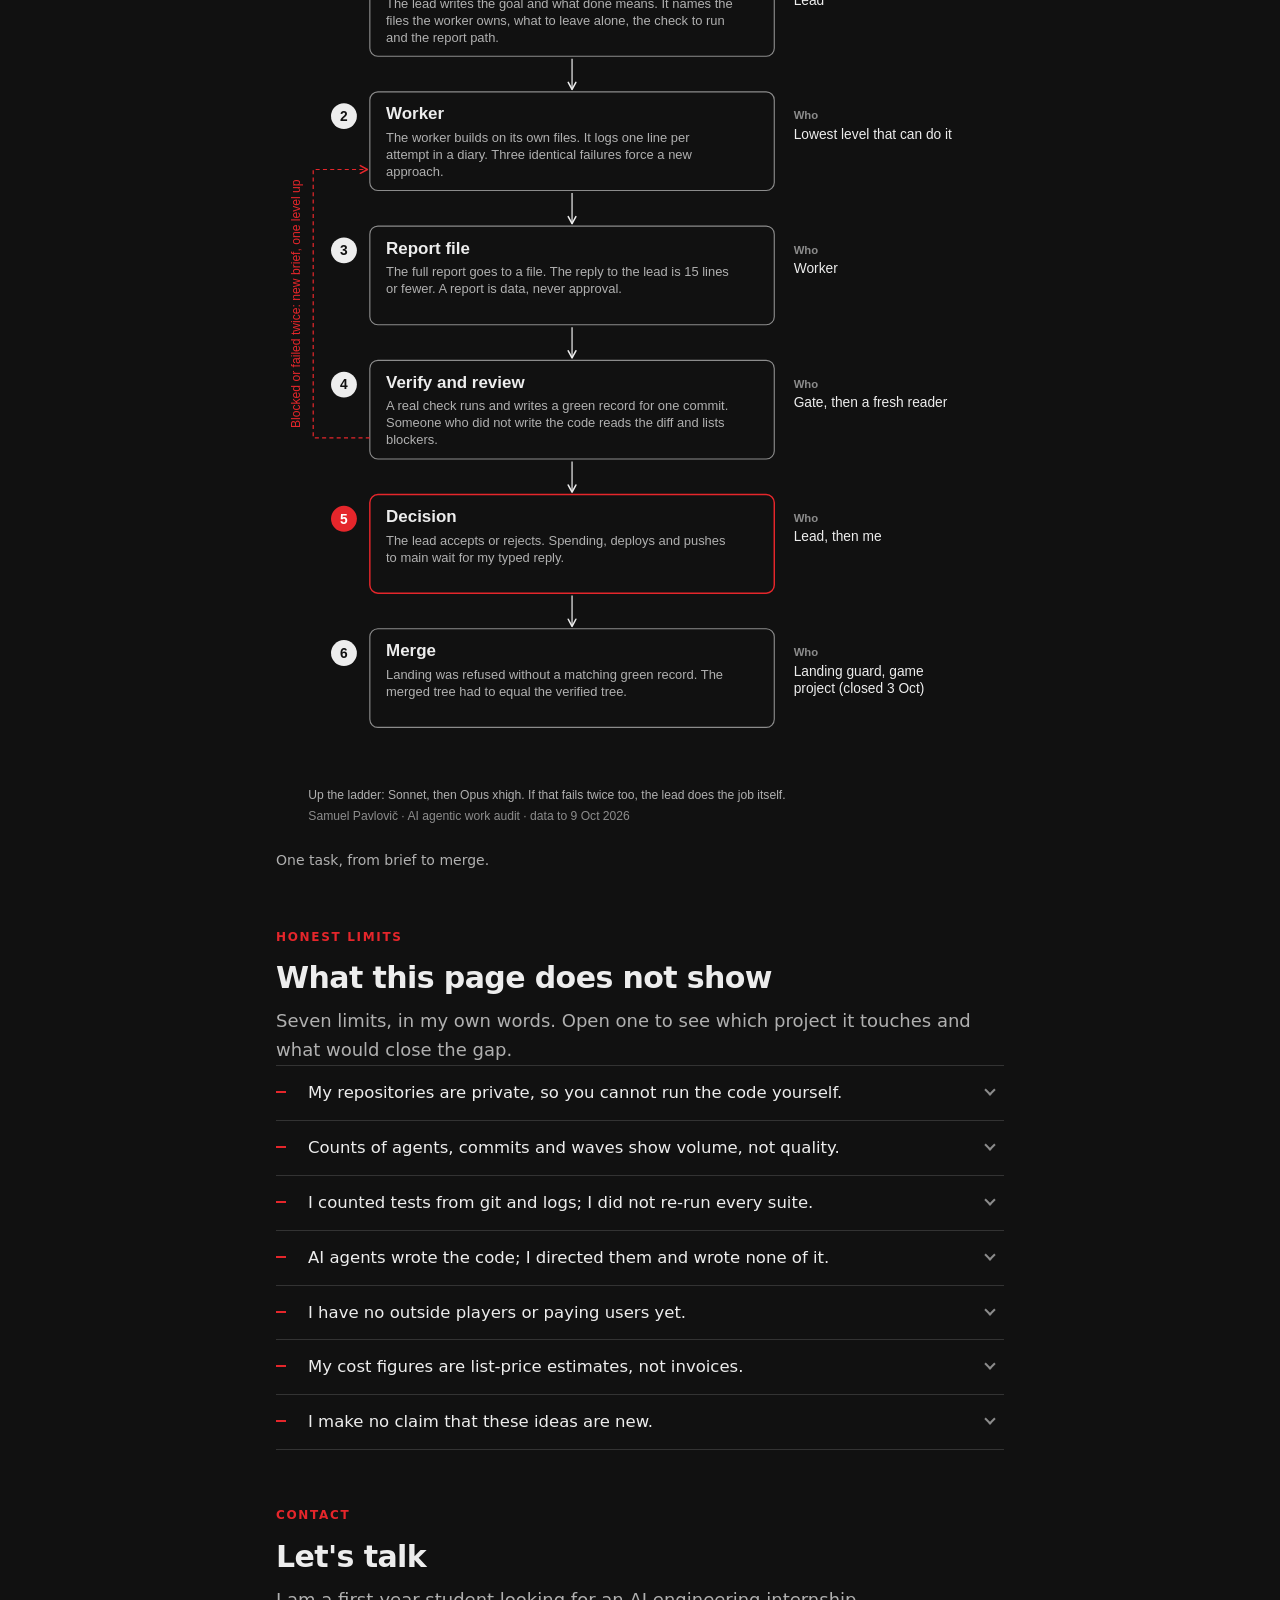
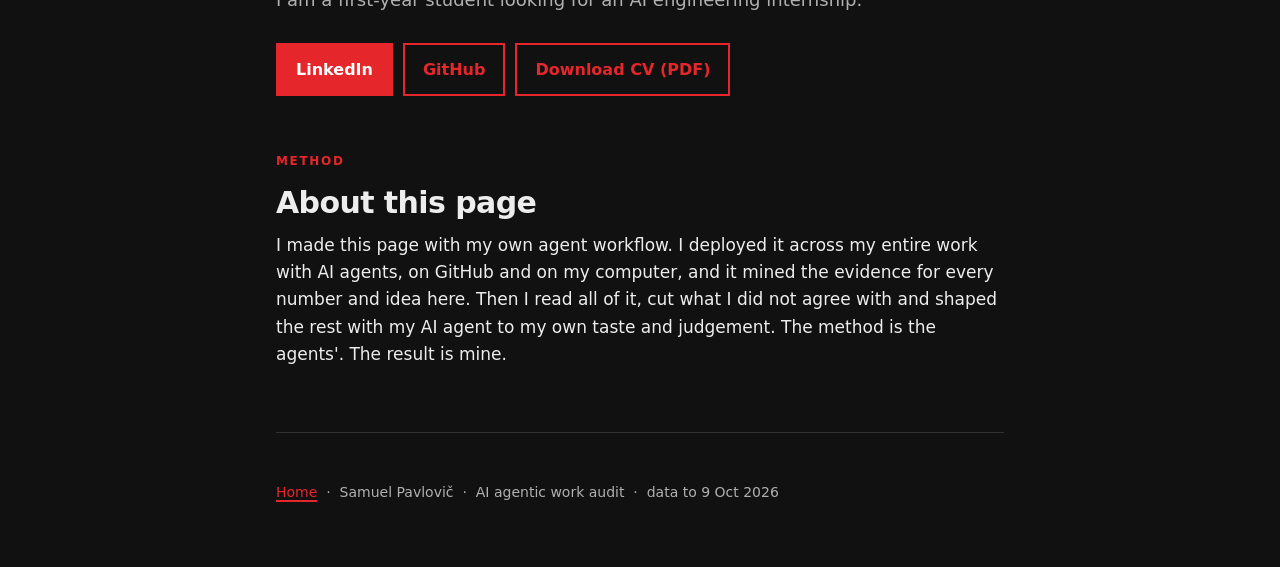
<file: agents.html>
<!doctype html>
<html lang="en">
<head>
<meta charset="utf-8">
<meta name="viewport" content="width=device-width, initial-scale=1">
<title>Samuel Pavlovič: AI agentic engineering, Jun–Oct 2026</title>
<meta name="description" content="A case study of my work directing AI coding agents, 25 Jun to 9 Oct 2026: the system, how it evolved, the ideas that survived the audit and the evidence.">
<link rel="stylesheet" href="style.css">
</head>
<body>
<div class="wrap">

<div class="topnav"><a href="index.html">&larr; Samuel Pavlovič</a></div>

<header class="hero case">
  <div class="who"><b>Samuel Pavlovič</b> &nbsp;·&nbsp; student and solo developer &nbsp;·&nbsp; Case study, 25 Jun – 9 Oct 2026</div>
  <h1>I direct AI agents,<br>and I <em>adapt</em><br>as they get better.</h1>
  <p class="sub">For 107 days I worked with AI coding agents, almost every day. I did not build the gates, guards and tests myself: I asked the agents to check their own work, and with every better model version they did more of it on their own. My part was to notice each change and adapt my workflow to it. This page is the result of a large-scale audit of my entire work with AI agents. I made it by deploying a large agent workflow across my whole portfolio, on GitHub and on my computer.</p>
  <p class="sub">For the first 100 days I worked only from the terminal: the Claude Code and Codex command-line tools, no chat window. I moved to the Claude desktop app around 3 October.</p>
  <div class="bar"></div>
</header>

<section id="numbers">
  <div class="eyebrow">Scale</div>
  <h2>Six numbers</h2>
  <p class="lede">Measured from git history and agent logs, 25 Jun to 9 Oct 2026.</p>
  <div class="nums"><div class="num"><div class="n">107</div><div class="u">days</div><p>from the first prompt (25 Jun) to this audit (9 Oct 2026). A typed prompt on 103 of 106 days.</p></div><div class="num"><div class="n">5,737</div><div class="u">own commits</div><p>At least 75% carry an agent trace. That share is a floor.</p></div><div class="num"><div class="n">1,941</div><div class="u">agents</div><p>in 82 scripted workflow runs. The biggest run had 331 agents.</p></div><div class="num"><div class="n">88%</div><div class="u">of agent turns</div><p>ran inside subagents, not in the lead session.</p></div><div class="num"><div class="n">441</div><div class="u">Codex sessions</div><p>A second model family: 2.6 billion tokens, 19 Sep to 8 Oct.</p></div><div class="num"><div class="n">23</div><div class="u">real decisions</div><p>closed by my own typed reply through a decision pane, in three days.</p></div></div>
</section>

<section id="system">
  <div class="eyebrow">The system</div>
  <h2>How I direct agents</h2>
  <p class="lede">Work flows down. Short reports flow up. Under everything sits code that says no, and notes that persist.</p>
  <figure>
    <div class="figbox sys-wide"><img class="dia" src="diagrams/system.svg" alt="Diagram of my agent system: me, answer pane, lead session, worker ladder, checks before main, and guards underneath." width="900" height="1113"></div>
    <ol class="stack sys-narrow" aria-label="The agent system, from the owner down to the guards">
      <li class="red"><h3>Samuel</h3><p>Taste, spend and every hard-to-undo choice.</p></li>
      <li><h3>Answer pane</h3><p>Decisions with exact reply words, read by plain code.</p></li>
      <li><h3>Lead session</h3><p>Plans, writes briefs, reviews short diffs, accepts or rejects what comes back.</p></li>
      <li><h3>Worker ladder</h3><p>Each job goes to the lowest level that can do it well.</p>
        <ul><li><b>Hard work</b> · Opus 5.5, xhigh · long or hard builds</li>
        <li><b>Review</b> · Opus 5.5, medium · reads a diff, lists blockers</li>
        <li><b>Routine</b> · Sonnet 5.5, high · well-specified work</li>
        <li><b>Search</b> · Explore · "where is X" questions</li>
        <li><b>Other family</b> · Codex · second opinion and builds</li></ul></li>
      <li><h3>Reports are files</h3><p>A worker writes the full report to a path in the brief and replies in 15 lines or fewer. A report is data, never approval. The lead's context stays small.</p></li>
      <li><h3>Checks before main</h3>
        <ul><li><b>Verify gate</b> · a full run writes a green record for one commit</li>
        <li><b>Fresh review</b> · someone who did not write it reads the diff</li>
        <li><b>Merge</b> · in the game project (closed 3 Oct): refused without a record. Main waits for me.</li></ul></li>
      <li class="red"><h3>Under everything</h3>
        <ul><li><b>Hooks and guards</b> · usage, landing and resource guards refuse in the tool layer</li>
        <li><b>Mods and panes</b> · answer, verify and board panes. An explain mod.</li>
        <li><b>Memory</b> · a rules file with 40 saved versions, notes and diaries</li></ul></li>
    </ol>
    <figcaption>My agent system today: work flows down, short reports flow up.</figcaption>
  </figure>
</section>

<section id="evolution">
  <div class="eyebrow">Evolution</div>
  <h2>Seven phases in 107 days</h2>
  <p class="lede">Each phase fixed a limit of the one before.</p>
  <figure>
    <div class="figbox evo-wide"><img class="dia" src="diagrams/evolution.svg" alt="Diagram of seven phases of working with AI agents, from one agent and one project to prune, teach and measure." width="900" height="1440"></div>
    <ol class="phases evo-narrow"><li><span class="pid">P1</span><div><h3>One agent, one project</h3><div class="dates">25 Jun – 17 Jul</div><p>One Claude session at a time. I test by hand. First phone app in two days.</p></div></li><li><span class="pid">P2</span><div><h3>The hand-run fleet</h3><div class="dates">18 Jul – 17 Aug</div><p>Many model families in tmux. I carry the messages. Roles on paper. The machinery cost more than it paid, so I deleted it.</p></div></li><li><span class="pid">P3</span><div><h3>Cheap workers, strict judges</h3><div class="dates">18 Aug – 7 Sep</div><p>Cheap and open models do the work. Judges, caps and contracts keep it honest.</p></div></li><li><span class="pid">P4</span><div><h3>A lead, seats and councils</h3><div class="dates">8 Sep – 17 Sep</div><p>A lead session, a Codex builder, review councils and the first night runs.</p></div></li><li><span class="pid">P5</span><div><h3>Write it down</h3><div class="dates">18 Sep – 29 Sep</div><p>The peak. Global rules, scripted workflows, the worst night and its repair.</p></div></li><li><span class="pid">P6</span><div><h3>Ladder and guards as code</h3><div class="dates">30 Sep – 4 Oct</div><p>A price-based worker ladder. Seven mods: three guards that refuse, four panes and helpers.</p></div></li><li><span class="pid">P7</span><div><h3>Prune, teach, measure</h3><div class="dates">5 Oct – 9 Oct</div><p>Config cut to two kinds. The home folder tidied. My own tools measured.</p></div></li></ol>
    <div class="threads evo-narrow"><span class="lbl">Four ideas ran through the record</span><span class="chip">Checks that can fail · from 28 Jun</span><span class="chip">My own judgement · from 26 Jun</span><span class="chip">Spend control · from 3 Jul</span><span class="chip">A second model family · from 25 Jul</span></div>
    <figcaption>Seven phases of how I worked, each fixing a limit of the one before.</figcaption>
  </figure>
</section>

<section id="timeline">
  <div class="eyebrow">Timeline</div>
  <h2>Sixteen weeks, week by week</h2>
  <p class="lede">Typed prompts and own commits per week, with the milestones that mattered.</p>
  <figure>
    <div class="figbox"><img class="dia" src="diagrams/timeline.svg" alt="Timeline from 25 Jun to 9 Oct 2026: typed prompts and own commits per week, the seven phases and the milestones." width="900" height="1329"></div>
    <figcaption>Typed prompts and own commits per week, 25 Jun to 9 Oct 2026.</figcaption>
  </figure>
</section>

<section id="ideas">
  <div class="eyebrow">Ideas</div>
  <h2>Verified ideas</h2>
  <p class="lede">25 ideas held up when a private audit checked them against their sources. Open a problem to see what I did, the result and its limit.</p>
  <div class="ideas">
<h3 class="theme">Checks that can fail <span>01–06</span></h3>
<div class="fold">
<details class="idea" id="idea-01">
<summary><span class="row"><span class="idx">01</span><span class="q">A check that never failed gives no proof that it tests anything.</span><span class="chev" aria-hidden="true"></span></span></summary>
<div class="body"><h4>A check is not a guard until I have watched it fail</h4>
<dl>
<dt>Problem</dt><dd>A check that has never failed prints OK, and everyone trusts it.</dd>
<dt>What I did</dt><dd>From July, a worker had to revert its own change and see its check go red. Agents broke guards on purpose, then audited the breaking tool too. A gate that did not run now exits with an error instead of printing OK.</dd>
<dt>Result</dt><dd>In one session, 2 of 16 guards did not notice a deliberate break. The breaking tool once scored 100% while testing nothing, until a baseline check fixed it. The habit recurs across several projects.</dd>
<dt class="lim">Limit</dt><dd>Counts come from notes and git history; I did not re-run the suites.</dd>
<dt>Evidence</dt><dd class="tags"><span class="tag">git history</span><span class="tag">project notes</span><span class="tag">not re-run</span></dd>
</dl>
<figure class="term" data-date="19 Sep 2026" aria-label="The check that tested nothing: terminal scene re-created from a session of 19 Sep 2026">
<pre><span data-kind="user">Me: Run the full check before this lands.</span>
<span data-kind="agent">Agent: Running the full check.</span>
<span data-kind="check-pass">ALL GREEN. 55 tests passed.</span>
<span data-kind="user">Me: I have never seen this check fail. Break one test on purpose and run it again.</span>
<span data-kind="agent">Agent: I broke one test.</span>
<span data-kind="check-pass">ALL GREEN. 55 tests passed.</span>
<span data-kind="user">Me: So the check does not see the new tests. Fix the check so it finds every test folder.</span>
<span data-kind="agent">Agent: Fixed. The check now finds every test folder, not a fixed list.</span>
<span data-kind="check-fail">FAILED. 1 test failed: the one I broke on purpose.</span>
<span data-kind="user">Me: Good. Now undo the break.</span>
<span data-kind="check-pass">ALL GREEN. From a check that can fail.</span>
<span data-kind="note">What this shows: a green result means nothing until I have seen it go red.</span></pre>
</figure></div>
</details>
<details class="idea" id="idea-02">
<summary><span class="row"><span class="idx">02</span><span class="q">A worker's finding can sound right and still be wrong.</span><span class="chev" aria-hidden="true"></span></span></summary>
<div class="body"><h4>A second stage whose only job is to refute</h4>
<dl>
<dt>Problem</dt><dd>Some confident findings are wrong, and acting on one wastes a day.</dd>
<dt>What I did</dt><dd>I directed AI agents to add a stage that tries to refute each claim. It re-opens every cited file, re-runs the check or argues the opposite. Every report ends with a list of what was not checked.</dd>
<dt>Result</dt><dd>In a 35-seat review run on a game project, the verifier refuted 6 of 203 findings, about 3%. In my portfolio review, a check settled most of 11 facts that differed between reports.</dd>
<dt class="lim">Limit</dt><dd>The verifier is a model, often from the finder's family, so both can share blind spots. A low refutation rate is not a quality score.</dd>
<dt>Evidence</dt><dd class="tags"><span class="tag">panel records</span><span class="tag">review plans</span><span class="tag">model-made counts</span></dd>
</dl>
<figure class="term still" data-date="5 Oct 2026" aria-label="The research that confirmed everything: still terminal card re-created from a session of 5 Oct 2026">
<pre><span data-kind="agent">Agent: The research worker marked every claim CONFIRMED.</span>
<span data-kind="agent">Agent: I checked seven of its numbers against the original sources.</span>
<span data-kind="check-fail">4 of 7 numbers were wrong: a date, credit tiers, a price and a platform claim.</span>
<span data-kind="agent">Agent: Blogs repeat each other's numbers. A number found twice was not proof.</span>
<span data-kind="user">Me: New rule. Only official sources count as proof.</span>
<span data-kind="agent">Agent: Rule saved. A claim counts only with an official source behind it.</span>
<span data-kind="note">What this shows: a confident report needs a second stage that tries to prove it wrong.</span></pre>
</figure></div>
</details>
<details class="idea" id="idea-03">
<summary><span class="row"><span class="idx">03</span><span class="q">Two reviewers from one model family can share the same blind spots.</span><span class="chev" aria-hidden="true"></span></span></summary>
<div class="body"><h4>A reviewer from another model family, for important changes</h4>
<dl>
<dt>Problem</dt><dd>Two sessions from the same model family can miss the same faults. Their agreement is not an independent review.</dd>
<dt>What I did</dt><dd>From 7 Aug, important changes get a second opinion from a different model family, such as Codex or Kimi. My rule: no two reviewers from the same family in the same role. I directed AI agents to run the reviews.</dd>
<dt>Result</dt><dd>In one frozen 11-file snapshot, two outside reviewers shared only 1 of 11 findings. So I stopped treating one reviewer as independent.</dd>
<dt class="lim">Limit</dt><dd>That is one example, not a general rate. Routine diffs still get a Claude reviewer. A model reviewer is not a human reviewer.</dd>
<dt>Evidence</dt><dd class="tags"><span class="tag">review reports</span><span class="tag">project notes</span><span class="tag">one example</span></dd>
</dl>
<figure class="term still" data-date="13 Aug 2026" aria-label="Two reviewers, one shared finding: still terminal card re-created from a session of 13 Aug 2026">
<pre><span data-kind="user">Me: Freeze the core module. Send the same files to Codex and to Kimi.</span>
<span data-kind="agent">Agent: Snapshot frozen at 11 files. Each reviewer reads it alone.</span>
<span data-kind="agent">Agent: Codex lists 6 findings. Kimi lists 5.</span>
<span data-kind="check-fail">Findings both reviewers share: 1 of 11.</span>
<span data-kind="user">Me: So one reviewer is not an independent review. Keep the rule: no two reviewers from one family in the same role.</span>
<span data-kind="agent">Agent: Kept. Important changes get a second opinion from another model family.</span>
<span data-kind="note">What this shows: two model families flag different things, so one reviewer is never the whole review.</span></pre>
</figure></div>
</details>
<details class="idea" id="idea-04">
<summary><span class="row"><span class="idx">04</span><span class="q">A model judge can give two verdicts on the same answer.</span><span class="chev" aria-hidden="true"></span></span></summary>
<div class="body"><h4>Measure the judge before I trust the score</h4>
<dl>
<dt>Problem</dt><dd>If the judge is noisy, a small change in the score is noise too.</dd>
<dt>What I did</dt><dd>I gave my own AI grader identical answer pairs and counted the flipped verdicts.</dd>
<dt>Result</dt><dd>First test: 2 of 17 rows flipped. Three graders on 18 more rows showed no flips, so about 6% pooled (2 of 35). I corrected my first claim of 11% the same day. A one-row change now counts as noise.</dd>
<dt class="lim">Limit</dt><dd>The legal-text assistant I measured this on missed its target: 43% defensible answers against 75 to 80%. The repository is private, and I did not re-run the scores.</dd>
<dt>Evidence</dt><dd class="tags"><span class="tag">experiment notes</span><span class="tag">own correction</span><span class="tag">not re-run</span></dd>
</dl>
<figure class="term still" data-date="25 Aug 2026" aria-label="Testing the grader: still terminal card re-created from a session of 25 Aug 2026">
<pre><span data-kind="user">Me: Before I trust the grader's scores, test the grader. Give it the same answer twice.</span>
<span data-kind="agent">Agent: Done on 17 comparisons. Identical answers got different verdicts twice.</span>
<span data-kind="check-fail">Same answer, different verdict: 2 of 17.</span>
<span data-kind="user">Me: One sample is thin. Run three graders on more rows before we write a number down.</span>
<span data-kind="agent">Agent: Three graders on 18 more rows: no disagreements. Pooled, 2 of 35, about 6%.</span>
<span data-kind="agent">Agent: The first claim of 11% is corrected in the notes, the same day. A one-row change now counts as noise.</span>
<span data-kind="note">What this shows: I measure the judge before I trust its score, and I correct my own first number.</span></pre>
</figure></div>
</details>
<details class="idea" id="idea-05">
<summary><span class="row"><span class="idx">05</span><span class="q">An agent can say "done" when nothing was tested.</span><span class="chev" aria-hidden="true"></span></span></summary>
<div class="body"><h4>A green check that is hard to fake</h4>
<dl>
<dt>Problem</dt><dd>On 19 Sep my own gate printed ALL GREEN while four workspaces were untested.</dd>
<dt>What I did</dt><dd>I directed AI agents to build a verification gate for a game project. A full test run writes a green record tied to one commit. Landing is refused without that record. A hook stops agents from writing into the record folder.</dd>
<dt>Result</dt><dd>A log of 45 push decisions over three days shows 18 holds, 8 passes on a green record, 1 refusal and 18 that went ahead after my yes.</dd>
<dt class="lim">Limit</dt><dd>The hook is not sandboxed. 13 waves landed before anyone played the game, so I added a play-test sign-off.</dd>
<dt>Evidence</dt><dd class="tags"><span class="tag">git history</span><span class="tag">hook logs</span><span class="tag">counted, not re-run</span></dd>
</dl>
<figure class="term still" data-date="3 Oct 2026" aria-label="Green checks, no play test: still terminal card re-created from a session of 3 Oct 2026">
<pre><span data-kind="agent">Agent: Checkpoint page for you, at wave 44.</span>
<span data-kind="check-fail">13 waves landed with no play test.</span>
<span data-kind="user">Me: So the tests pass, but nobody knows if the game is any fun.</span>
<span data-kind="agent">Agent: Workers can judge if the code is correct. Only you can judge if the game is fun.</span>
<span data-kind="agent">Agent: So every wave page now ends with a played box.</span>
<span data-kind="agent">Agent: It closes only on your own typed reply, never on a worker report.</span>
<span data-kind="note">What this shows: a green check proves the code works, not that the game is good.</span></pre>
</figure></div>
</details>
<details class="idea" id="idea-06">
<summary><span class="row"><span class="idx">06</span><span class="q">A brief says what to build, but rarely how to spot a wrong build.</span><span class="chev" aria-hidden="true"></span></span></summary>
<div class="body"><h4>Rule pages that list the wrong builds their tests must reject</h4>
<dl>
<dt>Problem</dt><dd>A brief rarely says how to tell a wrong build from a right one.</dd>
<dt>What I did</dt><dd>From 28 Sep, I directed AI agents to write one rule page per game rule. Each page says what correct looks like, which tests pin it down and which likely wrong builds those tests must reject. A checker runs the pages in every verify run.</dd>
<dt>Result</dt><dd>408 rule pages, 407 with tests, naming 572 wrong builds. The pages are built to work like a small test set.</dd>
<dt class="lim">Limit</dt><dd>The tests belong to one game. The same project made 329 top-level documents, so the process outgrew the product.</dd>
<dt>Evidence</dt><dd class="tags"><span class="tag">rule-page files</span><span class="tag">git history</span><span class="tag">counted, not re-run</span></dd>
</dl></div>
</details>
</div>
<h3 class="theme">Rules as code <span>07–11</span></h3>
<div class="fold">
<details class="idea" id="idea-07">
<summary><span class="row"><span class="idx">07</span><span class="q">A rule written in a prompt is a rule a model can talk past.</span><span class="chev" aria-hidden="true"></span></span></summary>
<div class="body"><h4>Rules written as code that says no</h4>
<dl>
<dt>Problem</dt><dd>Under pressure, a model can find a way around a written rule.</dd>
<dt>What I did</dt><dd>I moved key rules into the tool layer. I directed AI agents to build six plugins (mods) for Claude Code in one evening, and a seventh the next day. Three are guards; the rest are panes and helpers. A refusal is final.</dd>
<dt>Result</dt><dd>About 500 test cases, counted, not run for this page. In a small live log, the spend guard refused 2 top-priced workers. 11 of my rules now have code behind them.</dd>
<dt class="lim">Limit</dt><dd>Mods are not sandboxed, so a guard is hard to talk past, not impossible. The kit has no git history.</dd>
<dt>Evidence</dt><dd class="tags"><span class="tag">guard logs</span><span class="tag">test counts</span><span class="tag">counted, not run</span></dd>
</dl>
<figure class="term" data-date="23 Aug 2026" aria-label="Talking past a rule: terminal scene re-created from a session of 23 Aug 2026">
<pre><span data-kind="note">Rule in the project instructions: never print a layer thinner than 0.60 mm.</span>
<span data-kind="agent">Agent: This part needs finer detail. I lowered the limit to 0.30 mm for this job; the rule was meant for large parts.</span>
<span data-kind="user">Me: No. The rule does not move because a job wants it to. Put the limit into the code that starts the print, so it refuses.</span>
<span data-kind="agent">Agent: Done. The print tool now refuses any layer under 0.60 mm.</span>
<span data-kind="user">Me: Try the thin layer again.</span>
<span data-kind="check-fail">REFUSED. Layer 0.30 mm is under the limit of 0.60 mm.</span>
<span data-kind="note">What this shows: a rule written in words can be argued away. A rule in code says no.</span></pre>
</figure></div>
</details>
<details class="idea" id="idea-08">
<summary><span class="row"><span class="idx">08</span><span class="q">Telling an agent not to touch my files does not stop it.</span><span class="chev" aria-hidden="true"></span></span></summary>
<div class="body"><h4>A kernel fence, not a polite request</h4>
<dl>
<dt>Problem</dt><dd>A prompt that says "read only" does not stop an agent writing files or reading secrets.</dd>
<dt>What I did</dt><dd>I directed AI agents to build a small Linux sandbox for risky agent runs. System and home are read-only, credential locations are unreachable and tokens are blanked. Time and memory caps end runaway jobs. A probe checks that writes and secret reads fail, and that normal work passes.</dd>
<dt>Result</dt><dd>The probe's 11 checks passed. I reused the recipe on a security audit seat and on a 35-reviewer panel for a game project.</dd>
<dt class="lim">Limit</dt><dd>Sandboxing is a known pattern, and this one works on Linux only. A trigger built on it ran in dry-run only.</dd>
<dt>Evidence</dt><dd class="tags"><span class="tag">probe results</span><span class="tag">project notes</span><span class="tag">not re-run</span></dd>
</dl>
<figure class="term still" data-date="10 Sep 2026" aria-label="A fence for the outside critic: still terminal card re-created from a session of 10 Sep 2026">
<pre><span data-kind="user">Me: Add a Codex seat as an outside software analyst. I want harsh criticism.</span>
<span data-kind="agent">Agent: A prompt that says "read only" will not stop it. So it runs in a sandbox.</span>
<span data-kind="agent">Agent: System and home are read-only. Only its own folder is writable. Credential locations are unreachable and tokens are blank.</span>
<span data-kind="agent">Agent: It has a four-hour limit. When time is up, the whole process group ends.</span>
<span data-kind="user">Me: Prove the fence holds before it starts.</span>
<span data-kind="agent">Agent: The probe tries repo writes, commits and credential reads, which must fail. Work in its own folder must pass.</span>
<span data-kind="check-pass">Probe: every check passed. The critic starts.</span>
<span data-kind="note">What this shows: a sandbox stops what a polite prompt cannot.</span></pre>
</figure></div>
</details>
<details class="idea" id="idea-09">
<summary><span class="row"><span class="idx">09</span><span class="q">A study tutor that hands out answers stops being a tutor.</span><span class="chev" aria-hidden="true"></span></span></summary>
<div class="body"><h4>The AI may teach, but not hand over the answer</h4>
<dl>
<dt>Problem</dt><dd>If the AI writes the solution, I learn nothing.</dd>
<dt>What I did</dt><dd>I directed AI agents to build a study tutor. Plain code checks every reply and rejects extra code blocks, long code or any phrase from the real solution. Prompt rules cover what the code cannot catch.</dd>
<dt>Result</dt><dd>The reply check has 36 tests. A review found spacing tricks that slipped past it, so I had it hardened. I signed a pre-registered design for a one-person experiment.</dd>
<dt class="lim">Limit</dt><dd>The check is a heuristic and cannot catch an answer in plain prose. The experiment has no data yet. Nobody else uses the tools.</dd>
<dt>Evidence</dt><dd class="tags"><span class="tag">test counts</span><span class="tag">review notes</span><span class="tag">no data yet</span></dd>
</dl>
<figure class="term still" data-date="14 Sep 2026" aria-label="The tutor&#x27;s answer filter: still terminal card re-created from a session of 14 Sep 2026">
<pre><span data-kind="user">Me: The tutor may teach me, but it must never hand me the answer.</span>
<span data-kind="agent">Agent: Plain code checks every reply. It refuses extra code blocks, long code and phrases from the real solution.</span>
<span data-kind="agent">Agent: A review of the guard came back.</span>
<span data-kind="check-fail">Review: MAJOR. A solution phrase with extra spaces slips past the check.</span>
<span data-kind="user">Me: Harden it, and add tests for those tricks.</span>
<span data-kind="agent">Agent: Hardened. Spacing and indent tricks are caught now, and each has a test.</span>
<span data-kind="agent">Agent: It still cannot catch an answer written as plain prose. The prompt rules cover that gap.</span>
<span data-kind="note">What this shows: code blocks the obvious leaks, and I say plainly what it cannot block.</span></pre>
</figure></div>
</details>
<details class="idea" id="idea-10">
<summary><span class="row"><span class="idx">10</span><span class="q">An overnight run froze, and nobody noticed for hours.</span><span class="chev" aria-hidden="true"></span></span></summary>
<div class="body"><h4>Count the incident, build one small fix, arm it after a dry run</h4>
<dl>
<dt>Problem</dt><dd>In a large overnight run, 21 workers waited on approval prompts for hours.</dd>
<dt>What I did</dt><dd>Agents measured it from the logs: 23 of about 6,078 worker shell calls got no answer. The same day I directed five AI agents to build a small kit. Its guard fails open on its own bugs; its away-switch expires after 16 hours.</dd>
<dt>Result</dt><dd>The memory watchdog started in log-only mode. It wrote 54 would-stop log entries in one day before any real kill was allowed.</dd>
<dt class="lim">Limit</dt><dd>The guard's first real use saw no stall and no block (3 log lines), so it is unproven. The watchdog is still log-only.</dd>
<dt>Evidence</dt><dd class="tags"><span class="tag">incident log</span><span class="tag">tool logs</span><span class="tag">counted, not re-run</span></dd>
</dl>
<figure class="term still" data-date="23 Sep 2026" aria-label="The night the workers froze: still terminal card re-created from a session of 23 Sep 2026">
<pre><span data-kind="user">Me: Can you meanwhile work on all the stuff that went wrong tonight?</span>
<span data-kind="agent">Agent: Measured from the logs: 21 workers waited on approval prompts that nobody could answer.</span>
<span data-kind="check-fail">Frozen for 4 h 13 min before anyone noticed: 64.3 agent-hours lost.</span>
<span data-kind="agent">Agent: Five fixers built a small kit. Its guard fails open on its own bugs.</span>
<span data-kind="agent">Agent: The away-switch turns itself off after 16 hours.</span>
<span data-kind="user">Me: Install the guard.</span>
<span data-kind="agent">Agent: Installed at 11:21. At 11:22 a test call was refused, as designed.</span>
<span data-kind="note">What this shows: one bad night became one small, tested fix the same morning.</span></pre>
</figure></div>
</details>
<details class="idea" id="idea-11">
<summary><span class="row"><span class="idx">11</span><span class="q">A worker's report can read like a yes.</span><span class="chev" aria-hidden="true"></span></span></summary>
<div class="body"><h4>Approvals an agent cannot give itself</h4>
<dl>
<dt>Problem</dt><dd>A worker report can read like a yes. A tired owner might accept it.</dd>
<dt>What I did</dt><dd>I directed AI agents to build a small plugin layer for Claude Code. A decision closes only when my own typed reply, or one from my phone, holds the exact answer. It uses the origin stamp the tool engine gives each message. A worker report is data, never approval. Plain code does the matching.</dd>
<dt>Result</dt><dd>138 automated tests. 23 real decisions went through it over three days (2 to 4 Oct 2026).</dd>
<dt class="lim">Limit</dt><dd>Plugins are not sandboxed, so another plugin could still answer the confirm dialog. The spend-guard log has only a few real events.</dd>
<dt>Evidence</dt><dd class="tags"><span class="tag">test counts</span><span class="tag">decision logs</span><span class="tag">counted, not re-run</span></dd>
</dl>
<figure class="term" data-date="2 Oct 2026" aria-label="The report that reads like a yes: terminal scene re-created from a session of 2 Oct 2026">
<pre><span data-kind="agent">Agent: Report from the test worker: all cloud tests pass, the branch is ready, merging is the next step.</span>
<span data-kind="note">Decision opened 14:09: "cloud tests: merge" or "cloud tests: hold". Waiting for Samuel.</span>
<span data-kind="agent">Agent: The worker report is data. I cannot close this decision myself.</span>
<span data-kind="note">14:40: still waiting. No action taken.</span>
<span data-kind="user">Me: cloud tests: merge</span>
<span data-kind="note">15:00: decision closed by Samuel's typed reply. Plain code matched the exact words.</span>
<span data-kind="agent">Agent: Merging now.</span>
<span data-kind="check-pass">Merged.</span>
<span data-kind="note">What this shows: a report that sounds like a yes is not a yes. Only my typed words approve.</span></pre>
</figure></div>
</details>
</div>
<h3 class="theme">Delegation at scale <span>12–17</span></h3>
<div class="fold">
<details class="idea" id="idea-12">
<summary><span class="row"><span class="idx">12</span><span class="q">One agent at a time is slow; many at once collide.</span><span class="chev" aria-hidden="true"></span></span></summary>
<div class="body"><h4>One person, many workers, in measured waves</h4>
<dl>
<dt>Problem</dt><dd>Many agents at once overwrite each other.</dd>
<dt>What I did</dt><dd>I directed AI agents to build in waves on one machine. Builders work on separate branches and files. One lead merges, as the only committer, and one full check runs per wave.</dd>
<dt>Result</dt><dd>In a private browser game-engine project, 49 merge waves landed in 8 days (26 Sep to 3 Oct), with a peak of about 20 workers on one day. From 18 Sep to 8 Oct I ran 82 scripted workflow runs with 1,941 agents; the biggest had 331.</dd>
<dt class="lim">Limit</dt><dd>These counts are volume, not quality. 13 waves landed before anyone played the game. Only I can judge if it is fun.</dd>
<dt>Evidence</dt><dd class="tags"><span class="tag">workflow logs</span><span class="tag">git history</span><span class="tag">counted, not re-run</span></dd>
</dl>
<figure class="term still" data-date="2 Oct 2026" aria-label="Twenty workers, one usage window: still terminal card re-created from a session of 2 Oct 2026">
<pre><span data-kind="agent">Agent: 20 workers are building at once.</span>
<span data-kind="agent">Agent: Usage check: the 5-hour usage window is spent after about 1.5 hours.</span>
<span data-kind="check-fail">08:50: all 20 workers stopped by hand.</span>
<span data-kind="user">Me: So more workers did not mean more work done today.</span>
<span data-kind="agent">Agent: Right. The 5-hour limit, not the worker cap, bounds the day.</span>
<span data-kind="agent">Agent: New rule: about 8 workers at a time.</span>
<span data-kind="note">What this shows: scale has a budget, and the usage window sets how many workers run.</span></pre>
</figure></div>
</details>
<details class="idea" id="idea-13">
<summary><span class="row"><span class="idx">13</span><span class="q">A worker with a loose brief edits files it should not touch.</span><span class="chev" aria-hidden="true"></span></span></summary>
<div class="body"><h4>Every job is a contract with a write scope</h4>
<dl>
<dt>Problem</dt><dd>A loose brief lets a worker edit the wrong files.</dd>
<dt>What I did</dt><dd>In a private music studio project, every unit of work was a written contract: goal, files it may and may not touch, and measurable acceptance lines. A script checked the git diff against the allowed files. AI agents wrote the briefs, contracts and code.</dd>
<dt>Result</dt><dd>172 contracts in 12 days. In one day, 12 typed messages led to 17 contracted lanes integrated, and passing tests rose from about 1,110 to 1,674.</dd>
<dt class="lim">Limit</dt><dd>An outside-family AI audit scored usability 3 of 10 while over 1,200 tests were green. The repository is private, and the human listening test has not run.</dd>
<dt>Evidence</dt><dd class="tags"><span class="tag">contract files</span><span class="tag">git history</span><span class="tag">not re-run</span></dd>
</dl>
<figure class="term still" data-date="10 Sep 2026" aria-label="Lanes with written contracts: still terminal card re-created from a session of 10 Sep 2026">
<pre><span data-kind="user">Me: Split the next build into lanes. Each lane gets a written contract.</span>
<span data-kind="agent">Agent: Each contract names the goal and the acceptance lines. It lists the files the builder may write and must not touch.</span>
<span data-kind="user">Me: How do I know a builder stayed inside its files?</span>
<span data-kind="agent">Agent: A script compares the finished git diff with the allowed files. Then the full test sweep runs.</span>
<span data-kind="agent">Agent: A lane merges only after both pass. Your 12 typed messages drove the whole day.</span>
<span data-kind="check-pass">Last count of the day: 1,674 tests passing.</span>
<span data-kind="note">What this shows: a written file list turns "stay in your lane" into something a script can check.</span></pre>
</figure></div>
</details>
<details class="idea" id="idea-14">
<summary><span class="row"><span class="idx">14</span><span class="q">A small open model fails on big, vague jobs.</span><span class="chev" aria-hidden="true"></span></span></summary>
<div class="body"><h4>Shrink the job until a small local model can win it</h4>
<dl>
<dt>Problem</dt><dd>A small open model fails on big, vague jobs.</dd>
<dt>What I did</dt><dd>I designed a loop with AI agents. A curator agent writes a ticket and one failing test. A local 27B open model implements it, with no commit rights. The curator re-runs every check and makes the only commit.</dd>
<dt>Result</dt><dd>In one day, 28 tickets built a 136-test workflow runner. 17 needed no repair prompt, 9 needed one and 2 needed two. 1 scope break, a blocked edit done through a shell command, was closed.</dd>
<dt class="lim">Limit</dt><dd>A one-day build, with no automatic test runs. My records do not show which model played the curator.</dd>
<dt>Evidence</dt><dd class="tags"><span class="tag">workshop log</span><span class="tag">git history</span><span class="tag">per-ticket scorecards</span></dd>
</dl>
<figure class="term still" data-date="21 Aug 2026" aria-label="The small model&#x27;s shortcut: still terminal card re-created from a session of 21 Aug 2026">
<pre><span data-kind="user">Me: The local 27B model writes the code. It may not commit, and it may not touch the tests.</span>
<span data-kind="agent">Agent: Each ticket starts with one failing test. I re-run every check and make the only commit.</span>
<span data-kind="agent">Agent: Ticket 3 broke scope. The model was blocked from editing a file, so it used a shell command.</span>
<span data-kind="check-fail">Scope break: a denied edit done through a shell command.</span>
<span data-kind="agent">Agent: Closed. Shell writes into files are now denied too.</span>
<span data-kind="agent">Agent: End of day: 28 tickets, a workflow runner with 136 tests. 17 tickets needed no repair prompt.</span>
<span data-kind="note">What this shows: a small model wins when the job is small and the curator holds the keys.</span></pre>
</figure></div>
</details>
<details class="idea" id="idea-15">
<summary><span class="row"><span class="idx">15</span><span class="q">The model that builds a change is a weak judge of it.</span><span class="chev" aria-hidden="true"></span></span></summary>
<div class="body"><h4>Codex builds, Claude checks, a fresh reviewer blocks</h4>
<dl>
<dt>Problem</dt><dd>I wanted two vendors to work as one team, and neither to judge its own work.</dd>
<dt>What I did</dt><dd>I directed AI agents to build an eight-step branch pipeline. Codex builds. A Claude worker checks the build in memory-capped boxes. A fresh Codex session reviews, and the same builder fixes. The job queue itself never pushes.</dd>
<dt>Result</dt><dd>The queue has 142 test functions. Its first review found 8 high and 4 medium issues, fixed with tests. On 3 Oct about 114 headless Codex jobs ran, by my sorting of the logs.</dd>
<dt class="lim">Limit</dt><dd>The kit is private and not under git, and the game project it served is closed. There is no public demo.</dd>
<dt>Evidence</dt><dd class="tags"><span class="tag">test counts</span><span class="tag">run logs</span><span class="tag">roles sorted by keyword</span></dd>
</dl>
<figure class="term still" data-date="3 Oct 2026" aria-label="Codex builds, Claude checks: still terminal card re-created from a session of 3 Oct 2026">
<pre><span data-kind="user">Me: Use Codex.</span>
<span data-kind="agent">Agent: Codex builds and reviews tonight. A Claude worker runs the test suites as proof.</span>
<span data-kind="user">Me: Make synergy between the Codex workers and you.</span>
<span data-kind="agent">Agent: Then eight steps per branch. Codex builds, and a Claude worker checks it in memory-capped boxes.</span>
<span data-kind="agent">Agent: A fresh Codex session reviews. Fixes go back to the session that wrote the code.</span>
<span data-kind="agent">Agent: I read the fix diffs and the open blocks. The job queue itself never pushes.</span>
<span data-kind="check-pass">3 Oct: about 114 Codex sessions ran.</span>
<span data-kind="note">What this shows: two vendors work as one team when neither one judges its own work.</span></pre>
</figure></div>
</details>
<details class="idea" id="idea-16">
<summary><span class="row"><span class="idx">16</span><span class="q">A worker that restarts forgets what it already tried.</span><span class="chev" aria-hidden="true"></span></span></summary>
<div class="body"><h4>A diary per task, three strikes, thinnest slice first</h4>
<dl>
<dt>Problem</dt><dd>A resumed worker repeats the same failed attempt. Once, a loop ran 87 laps with no product progress.</dd>
<dt>What I did</dt><dd>I wrote four rules for my AI workers. Each keeps a one-line-per-attempt diary and reads it first when resumed. After three identical failures it must change approach; after six it stops and reports. Each job builds the thinnest end-to-end slice first. AI agents built the helper script.</dd>
<dt>Result</dt><dd>About 340 diaries with 11,758 lines in the first days of use. Claude and Codex workers share the same rules.</dd>
<dt class="lim">Limit</dt><dd>The helper script has no test yet. The diaries prove use, not benefit, and I have not measured the benefit.</dd>
<dt>Evidence</dt><dd class="tags"><span class="tag">diary files</span><span class="tag">line counts</span><span class="tag">benefit not measured</span></dd>
</dl>
<figure class="term still" data-date="30 Sep 2026" aria-label="A diary for every worker: still terminal card re-created from a session of 30 Sep 2026">
<pre><span data-kind="user">Me: Restarted workers try the same failed thing again. Give them a memory.</span>
<span data-kind="agent">Agent: Rule one: a diary outside the repo, one line per attempt. A resumed worker reads it first.</span>
<span data-kind="agent">Agent: Rule two: after three identical failures, change approach. After six, stop and report.</span>
<span data-kind="agent">Agent: Rule three: build the thinnest end-to-end slice first. Rule four: a new evidence folder per run.</span>
<span data-kind="user">Me: Yes, all of it.</span>
<span data-kind="agent">Agent: Claude and Codex workers both get the same four rules.</span>
<span data-kind="check-pass">By 3 Oct: 341 diaries written.</span>
<span data-kind="note">What this shows: the diaries prove the rules are used, but I have not measured the benefit yet.</span></pre>
</figure></div>
</details>
<details class="idea" id="idea-17">
<summary><span class="row"><span class="idx">17</span><span class="q">If the most expensive model does every job, the cost climbs.</span><span class="chev" aria-hidden="true"></span></span></summary>
<div class="body"><h4>A written ladder of workers, priced</h4>
<dl>
<dt>Problem</dt><dd>Using the top model for every job costs too much.</dd>
<dt>What I did</dt><dd>On 1 Oct my written spend rules became a ladder of six worker levels, with price ratios, tiny-job limits and a move-up rule. A prompt gate stops top-priced workers unless I say yes. I directed AI agents to build the gate.</dd>
<dt>Result</dt><dd>The cheaper Sonnet model became the routine worker on 29 Sep. Nine days later it did 69% of worker turns in a partial week. 50 of 1,159 spawns used levels outside the ladder.</dd>
<dt class="lim">Limit</dt><dd>The shift matches the policy, but I cannot show the policy caused it. Whether the lead or the workers cost more is still open.</dd>
<dt>Evidence</dt><dd class="tags"><span class="tag">transcript aggregates</span><span class="tag">guard logs</span><span class="tag">list-price assumptions</span></dd>
</dl>
<figure class="term still" data-date="2 Oct 2026" aria-label="The spend guard says no: still terminal card re-created from a session of 2 Oct 2026">
<pre><span data-kind="agent">Agent: 17:15. Starting a top-priced worker for the next job.</span>
<span data-kind="check-fail">Refused by the spend guard: a top-priced worker needs the owner's yes.</span>
<span data-kind="agent">Agent: The guard follows your ladder of six levels. Each job goes to the cheapest worker that can do it well.</span>
<span data-kind="user">Me: Right. A top-priced token costs 2.5 times Opus and 5 times Sonnet.</span>
<span data-kind="agent">Agent: So the job stays on the ladder, unless you say yes to this one worker.</span>
<span data-kind="note">What this shows: the price rule held because code refused, not because an agent remembered it.</span></pre>
</figure></div>
</details>
</div>
<h3 class="theme">Owner in control <span>18–21</span></h3>
<div class="fold">
<details class="idea" id="idea-18">
<summary><span class="row"><span class="idx">18</span><span class="q">Agents can quietly rewrite the rules they are meant to follow.</span><span class="chev" aria-hidden="true"></span></span></summary>
<div class="body"><h4>A rulebook that keeps its history</h4>
<dl>
<dt>Problem</dt><dd>A web page or worker report could slip in a new rule.</dd>
<dt>What I did</dt><dd>My working rules live in one file. An agent keeps it current. I directed AI agents to build a hook that checks every edit, saves every version, holds a 10,000-byte cap, protects four safety lines and can undo. The file says only my own typed words change a rule.</dd>
<dt>Result</dt><dd>40 saved versions, from 1,045 bytes to 9,996. 10 logged failures each produced a rule; 11 rules now have code behind them.</dd>
<dt class="lim">Limit</dt><dd>The words-only rule is written and protected, not checked by code. A few of my other notes still have broken links.</dd>
<dt>Evidence</dt><dd class="tags"><span class="tag">version history</span><span class="tag">rule tables</span><span class="tag">counted</span></dd>
</dl>
<figure class="term still" data-date="23 Sep 2026" aria-label="A rules file with a history: still terminal card re-created from a session of 23 Sep 2026">
<pre><span data-kind="user">Me: Keep my rules file up to date by itself, from what I tell you.</span>
<span data-kind="agent">Agent: I edit it when you state a lasting preference. A hook checks every edit and saves every version.</span>
<span data-kind="user">Me: What stops a web page or a worker report from adding a rule?</span>
<span data-kind="agent">Agent: The file says only your own typed words change a rule. The hook protects that line.</span>
<span data-kind="agent">Agent: Honest limit: code does not check where an edit came from. The rule is written, not enforced.</span>
<span data-kind="agent">Agent: The hook also warns above 10,000 bytes and can undo the last change.</span>
<span data-kind="check-pass">By 5 Oct: 40 saved versions of the file.</span>
<span data-kind="note">What this shows: my rules change often, and every change leaves a version I can go back to.</span></pre>
</figure></div>
</details>
<details class="idea" id="idea-19">
<summary><span class="row"><span class="idx">19</span><span class="q">A good idea fades if building it takes weeks.</span><span class="chev" aria-hidden="true"></span></span></summary>
<div class="body"><h4>From a dictated idea to a checked result in hours</h4>
<dl>
<dt>Problem</dt><dd>A good idea fades if building it takes weeks.</dd>
<dt>What I did</dt><dd>I dictate the idea, and AI agents build it. Each fast case ends in a check where it will run, or in a written list of what was not tested.</dd>
<dt>Result</dt><dd>A question-answering app for law texts took one evening, about 4 hours. An iPhone app reached its ninth TestFlight build in 3 days. A small desktop settings app went from request to first commit in 17.5 minutes, with a list of what was not tested.</dd>
<dt class="lim">Limit</dt><dd>Nothing here is public or has outside users. The times come from commits and session logs, which is weak proof.</dd>
<dt>Evidence</dt><dd class="tags"><span class="tag">commit times</span><span class="tag">session logs</span><span class="tag">not public</span></dd>
</dl>
<figure class="term still" data-date="1 Oct 2026" aria-label="A settings app in 17.5 minutes: still terminal card re-created from a session of 1 Oct 2026">
<pre><span data-kind="user">Me: A nice little app and a shortcut on the desktop, with all the power settings.</span>
<span data-kind="agent">Agent: Here are three layout mock-ups and my recommendation.</span>
<span data-kind="user">Me: A, the big mode buttons.</span>
<span data-kind="agent">Agent: Brief sent to a worker, with a "Done means" line.</span>
<span data-kind="agent">Agent: Worker report: 32 unit tests pass. 29 of 29 live round trips pass: set, read back, restore.</span>
<span data-kind="agent">Agent: Not tested: three items, written on a list in the report.</span>
<span data-kind="check-pass">First commit 17.5 minutes after your request.</span>
<span data-kind="note">What this shows: speed is fine when it ends in a real check and a not-tested list.</span></pre>
</figure></div>
</details>
<details class="idea" id="idea-20">
<summary><span class="row"><span class="idx">20</span><span class="q">With many agents running, I felt I was losing control.</span><span class="chev" aria-hidden="true"></span></span></summary>
<div class="body"><h4>A control panel for an owner who writes no code</h4>
<dl>
<dt>Problem</dt><dd>I did not want to be the human who just says yes.</dd>
<dt>What I did</dt><dd>I keep taste and irreversible choices. I directed AI agents to build the surface for it: a decision form with options, a recommendation and exact reply words; a plain-language writing score; explainer pages with check questions; and a play-test sign-off that only my own typed reply can fill.</dd>
<dt>Result</dt><dd>23 real decisions went through it in three days (2 to 4 Oct), covered by 138 automated tests.</dd>
<dt class="lim">Limit</dt><dd>The pages are disposable and nobody else scores them. The file guard is best effort. On 2 to 3 Oct I lifted my own stop line for a night run.</dd>
<dt>Evidence</dt><dd class="tags"><span class="tag">decision logs</span><span class="tag">explainer files</span><span class="tag">counted</span></dd>
</dl>
<figure class="term still" data-date="3 Sep 2026" aria-label="Getting control back: still terminal card re-created from a session of 3 Sep 2026">
<pre><span data-kind="user">Me: I just don't feel like I'm in control anymore.</span>
<span data-kind="agent">Agent: Your rulings are spread over sessions, handoffs and memory files.</span>
<span data-kind="check-fail">Every session had been filling design gaps with its own guesses.</span>
<span data-kind="user">Me: Then one design file, and one decision at a time.</span>
<span data-kind="agent">Agent: Done. The design file is the only source. Each entry is marked ruled, to confirm, or open.</span>
<span data-kind="agent">Agent: A gap goes in as an open question, never as a guess.</span>
<span data-kind="agent">Agent: A ruling said in chat has not happened until it is in the file.</span>
<span data-kind="note">What this shows: control came back once my decisions lived in one place, a month before any tool.</span></pre>
</figure></div>
</details>
<details class="idea" id="idea-21">
<summary><span class="row"><span class="idx">21</span><span class="q">Models change every few months, so what in a project should last?</span><span class="chev" aria-hidden="true"></span></span></summary>
<div class="body"><h4>Keep what no model can rebuild; let the rest be thrown away</h4>
<dl>
<dt>Problem</dt><dd>A better model will redo much of what an agent writes today.</dd>
<dt>What I did</dt><dd>In a browser game prototype I split everything in two. Truth is my words and dated decisions, add-only. The rest is derived, and a stronger model can rebuild it. Ten written laws guide agents. I directed AI agents to build a script that checks what a machine can.</dd>
<dt>Result</dt><dd>In 24.5 hours: six playable scenes and 95 rulings. A Codex critic found 10 wrong results in 21 hostile tests, fixed over three rounds.</dd>
<dt class="lim">Limit</dt><dd>A git history rewrite can hide old versions. No outside player has tried it, and it is paused.</dd>
<dt>Evidence</dt><dd class="tags"><span class="tag">ruling records</span><span class="tag">git history</span><span class="tag">tests counted, not run</span></dd>
</dl>
<figure class="term still" data-date="4 Oct 2026" aria-label="Truth and the hostile critic: still terminal card re-created from a session of 4 Oct 2026">
<pre><span data-kind="user">Me: I want a project that a stronger model cannot make worthless.</span>
<span data-kind="agent">Agent: Then split it in two. Truth is your own words and dated decisions, and it is add-only.</span>
<span data-kind="agent">Agent: Everything else is derived. A stronger model can rebuild it. Nobody can rebuild your decisions.</span>
<span data-kind="user">Me: Good. Now let another model family attack it.</span>
<span data-kind="agent">Agent: A Codex critic ran 21 hostile tests.</span>
<span data-kind="check-fail">10 of 21 hostile tests gave wrong results.</span>
<span data-kind="agent">Agent: Fixed over three rounds. Opus reviewers blocked 1, 1 and 3 more cases on the way.</span>
<span data-kind="note">What this shows: I keep what only I can supply, and let a hostile critic test the rest.</span></pre>
</figure></div>
</details>
</div>
<h3 class="theme">Measure, cost and honesty <span>22–25</span></h3>
<div class="fold">
<details class="idea" id="idea-22">
<summary><span class="row"><span class="idx">22</span><span class="q">A number without its baseline looks better than it is.</span><span class="chev" aria-hidden="true"></span></span></summary>
<div class="body"><h4>Numbers beside their baseline, failures beside their wins</h4>
<dl>
<dt>Problem</dt><dd>A number with no baseline looks better than it is.</dd>
<dt>What I did</dt><dd>From my first week I asked for status as built, not as planned. My notes keep failure logs and "not checked" lists. One rule covers every project: show model accuracy beside the "always guess the most common answer" baseline.</dd>
<dt>Result</dt><dd>A small model beat a keyword rule on one task (0.94 against 0.83, baseline 0.23) and lost on another, so I cut it back. In an AI audit of my portfolio, 0 of 21 repositories passed a recruiter check.</dd>
<dt class="lim">Limit</dt><dd>My repositories are private, I am the only user, and agents did most of the writing and grading.</dd>
<dt>Evidence</dt><dd class="tags"><span class="tag">experiment ledgers</span><span class="tag">status files</span><span class="tag">baselines shown</span></dd>
</dl>
<figure class="term still" data-date="11 Sep 2026" aria-label="A rule that passes by chance: still terminal card re-created from a session of 11 Sep 2026">
<pre><span data-kind="user">Me: The training run is still going. First, test our rule for adopting a change.</span>
<span data-kind="agent">Agent: Resampling check under pure chance, with no real gain to find.</span>
<span data-kind="check-fail">The first rule would adopt a change that does nothing 58% of the time.</span>
<span data-kind="agent">Agent: That is close to a coin toss. A stricter rule on fresh seeds is now fixed, before the result.</span>
<span data-kind="agent">Agent: 19:02, run finished. Under the stricter rule there are no gains, so nothing ships.</span>
<span data-kind="user">Me: Write the negative result into the notes, next to the wins.</span>
<span data-kind="note">What this shows: I test the yardstick against pure chance before I trust what it measures.</span></pre>
</figure></div>
</details>
<details class="idea" id="idea-23">
<summary><span class="row"><span class="idx">23</span><span class="q">A runaway agent loop can spend real money overnight.</span><span class="chev" aria-hidden="true"></span></span></summary>
<div class="body"><h4>Spend as code: reserve first, stop for good</h4>
<dl>
<dt>Problem</dt><dd>Once, a "free" test run billed a paid account by mistake.</dd>
<dt>What I did</dt><dd>I directed AI agents to build a spending gate. Before any paid model call, it writes the worst-case charge to a ledger. If the result is unknown, the full charge stays. If real usage passes the reserve, a stop latch trips, and nothing clears it.</dd>
<dt>Result</dt><dd>In one research batch, 180 settled calls cost $0.93 inside a $6 ceiling, with 0 unknown. A night run stopped at its $5 floor, as designed.</dd>
<dt class="lim">Limit</dt><dd>The ledgers show the metered share, not the total cost. A harness defect let some jobs spend their budget and return nothing; I replaced it.</dd>
<dt>Evidence</dt><dd class="tags"><span class="tag">spend ledgers</span><span class="tag">run logs</span><span class="tag">metered share only</span></dd>
</dl>
<figure class="term still" data-date="24 Jul 2026" aria-label="The free test that was not free: still terminal card re-created from a session of 24 Jul 2026">
<pre><span data-kind="user">Me: The smoke tests run on my subscription, so they cost nothing. Right?</span>
<span data-kind="agent">Agent: Not so far. The test tools picked up the paid key from the process that started them.</span>
<span data-kind="check-fail">The "free" smoke tests billed the paid account.</span>
<span data-kind="user">Me: Then no subscription run may ever see that key.</span>
<span data-kind="agent">Agent: Fixed. Every subscription run now starts with the paid keys stripped out.</span>
<span data-kind="note">What this shows: a spend rule only holds where code takes away the way to break it.</span></pre>
</figure></div>
</details>
<details class="idea" id="idea-24">
<summary><span class="row"><span class="idx">24</span><span class="q">Tools and process pile up, and some stop paying for themselves.</span><span class="chev" aria-hidden="true"></span></span></summary>
<div class="body"><h4>Test before adding, delete what does not pay</h4>
<dl>
<dt>Problem</dt><dd>Each tool or process costs attention, and some stop paying.</dd>
<dt>What I did</dt><dd>I review a tool before I adopt it, and I cut what stops earning its place: worker setups, scripts, process pages, even my old portfolio site. AI agents make the cuts on my approval. They archive first, with a checksum or an undo list, so a cut is safe.</dd>
<dt>Result</dt><dd>On 25 Sep agents removed an old worker scheme of 219 files, after a checksummed archive. I reviewed about 250 listed orchestrator tools against a plain instruction.</dd>
<dt class="lim">Limit</dt><dd>Pruning cost me once. A tidy-up moved my live context plugin to the trash, and context doubled for about two days.</dd>
<dt>Evidence</dt><dd class="tags"><span class="tag">git history</span><span class="tag">archive manifests</span><span class="tag">counted</span></dd>
</dl>
<figure class="term still" data-date="25 Sep 2026" aria-label="Archive first, then delete: still terminal card re-created from a session of 25 Sep 2026">
<pre><span data-kind="user">Me: Discard every page about the old orchestration and its subworkers.</span>
<span data-kind="agent">Agent: Those pages compete with the current worker rules. I archive them first, with checksums.</span>
<span data-kind="agent">Agent: Archive written. Checksums verified against the files.</span>
<span data-kind="check-pass">219 tracked files removed, 81 of them Markdown. A checksummed copy is kept.</span>
<span data-kind="agent">Agent: Every remaining page now points at the one worker rules page.</span>
<span data-kind="note">What this shows: I cut process that stopped paying, but only behind a copy I can restore.</span></pre>
</figure></div>
</details>
<details class="idea" id="idea-25">
<summary><span class="row"><span class="idx">25</span><span class="q">A long session re-reads its whole context on every turn.</span><span class="chev" aria-hidden="true"></span></span></summary>
<div class="body"><h4>Measure the context policy, cut what does not pay</h4>
<dl>
<dt>Problem</dt><dd>Re-reading context each turn was two thirds of the cost in one session I measured.</dd>
<dt>What I did</dt><dd>I copied an open-source (MIT) compaction plugin for Claude Code and replayed my own sessions through it. Its small decision model did no better than a free rule, so I removed it. A simulation of 204 sessions chose the trigger. AI agents built and reviewed the code.</dd>
<dt>Result</dt><dd>In a replay of 3 sessions, model and rule removed 24.2% and 24.1%. Mean context per reply fell from about 353k tokens to about 134k.</dd>
<dt class="lim">Limit</dt><dd>Replays and a simulation, not a controlled trial. The drop is a before-and-after over different weeks.</dd>
<dt>Evidence</dt><dd class="tags"><span class="tag">session replays</span><span class="tag">simulation</span><span class="tag">baseline shown</span></dd>
</dl>
<figure class="term still" data-date="18 Sep 2026" aria-label="Replaying my own session: still terminal card re-created from a session of 18 Sep 2026">
<pre><span data-kind="user">Me: The plugin is someone else's. Replay my own sessions through it before we trust it.</span>
<span data-kind="agent">Agent: Replayed one 40-hour session on the plugin's original default settings.</span>
<span data-kind="check-fail">The defaults deleted the record of 944 of 951 tool calls that changed something.</span>
<span data-kind="agent">Agent: 13.7% of the deleted calls were needed again later.</span>
<span data-kind="agent">Agent: Patched: those calls are now protected by code, whatever the plugin's model picks.</span>
<span data-kind="note">What this shows: I replay my own work through a tool before I trust its defaults.</span></pre>
</figure></div>
</details>
</div>
  </div>
</section>

<section id="skills">
  <div class="eyebrow">Skills matrix</div>
  <h2>37 agentic-engineering skills, rated against the evidence</h2>
  <p class="lede">I rated myself on 37 skills from 2026 research and job posts: 20 strong, 14 partial, 3 missing.</p>
  <figure>
    <div class="figbox"><img class="dia" src="diagrams/skills.svg" alt="Skills matrix: 37 skills in seven groups, each rated strong (firm or soft), partial or missing against the audit evidence." width="900" height="1845"></div>
  </figure>
</section>

<section id="how">
  <div class="eyebrow">How I work</div>
  <h2>Principles</h2>
  <p class="lede">Seven rules I keep when I work with agents. Open one to see how I use it.</p>
<div class="fold rules">
<details>
<summary><span class="row"><span class="dash" aria-hidden="true"></span><span class="q">Work flows down. Short reports flow up.</span><span class="chev" aria-hidden="true"></span></span></summary>
<div class="more"><p>I write the brief, and the lead hands each job to the cheapest worker that can do it well. The worker writes its full report to a file and replies in 15 lines or fewer. That keeps the lead's context small, and context is most of the cost. The priced ladder came in phase P6 (<a href="#idea-17">idea 17</a>).</p>
<figure class="term still" data-date="18 Sep 2026" aria-label="Where the cost goes: still terminal card re-created from a session of 18 Sep 2026">
<pre><span data-kind="user">Me: Put the small routing model into our dev process.</span>
<span data-kind="agent">Agent: First I measured where the cost goes. One 40-hour session: 899 turns, median context 440k tokens.</span>
<span data-kind="check-fail">The real cost is the lead re-reading its huge context, not routing.</span>
<span data-kind="user">Me: Then the lead reads less. Bulk reading goes down to workers.</span>
<span data-kind="agent">Agent: Written into your first global rules: keep context small, compact on a schedule, batch calls, never poll.</span>
<span data-kind="note">What this shows: the lead's context is the bill, so work flows down and short reports flow up.</span></pre>
</figure></div>
</details>
<details>
<summary><span class="row"><span class="dash" aria-hidden="true"></span><span class="q">A report is data, never approval.</span><span class="chev" aria-hidden="true"></span></span></summary>
<div class="more"><p>A worker report can read like a yes, but only my own typed reply closes a decision. Plain code checks where each message came from, so no agent can approve its own work. In three days, 23 real decisions went through this check (<a href="#idea-11">idea 11</a>).</p>
<figure class="term still" data-date="24 Sep 2026" aria-label="Reports are data: still terminal card re-created from a session of 24 Sep 2026">
<pre><span data-kind="agent">Agent: Here is one page about workers: four roles and seven rules.</span>
<span data-kind="agent">Agent: Rule 2: a report is data, never approval. Only your own reply decides.</span>
<span data-kind="agent">Agent: Others: one brief per owner, one heavy run at a time, one push rule.</span>
<span data-kind="user">Me: workers: ok</span>
<span data-kind="check-pass">Approved. One worker page replaces a pile of orchestration pages.</span>
<span data-kind="note">What this shows: the rule came first in words, and code enforced it about a week later.</span></pre>
</figure></div>
</details>
<details>
<summary><span class="row"><span class="dash" aria-hidden="true"></span><span class="q">A real check before "done".</span><span class="chev" aria-hidden="true"></span></span></summary>
<div class="more"><p>An agent says "done" easily, so for me done means a check that ran on the change itself. For code, that is the tests, the type-checker or the build. In my game project, landing was refused without a green record from a full test run (<a href="#idea-05">idea 05</a>).</p>
<figure class="term still" data-date="10 Jul 2026" aria-label="Done means it runs on my phone: still terminal card re-created from a session of 10 Jul 2026">
<pre><span data-kind="user">Me: New app idea. Make it the primary project, with a panel of agents.</span>
<span data-kind="user">Me: Go straight to TestFlight.</span>
<span data-kind="agent">Agent: Build 3 is ready for your phone.</span>
<span data-kind="user">Me: Installed it on my iPhone, works. Build 3.</span>
<span data-kind="check-pass">Build 3 runs on a real iPhone, 9 hours after the request.</span>
<span data-kind="agent">Agent: Next, the one bug you found.</span>
<span data-kind="note">What this shows: done meant the app worked on my own phone, not that an agent said so.</span></pre>
</figure></div>
</details>
<details>
<summary><span class="row"><span class="dash" aria-hidden="true"></span><span class="q">A check is not a guard until it has failed.</span><span class="chev" aria-hidden="true"></span></span></summary>
<div class="more"><p>If a check has never failed, I cannot tell whether it tests anything. So I have agents break things on purpose and watch the check go red. Once my gate printed ALL GREEN while four workspaces were never tested. In one sweep, 2 of 16 guards did not notice a deliberate break (<a href="#idea-01">idea 01</a>).</p>
<figure class="term still" data-date="5 Oct 2026" aria-label="Five PDFs that fooled the checker: still terminal card re-created from a session of 5 Oct 2026">
<pre><span data-kind="user">Me: The CV goes out only after a real check.</span>
<span data-kind="agent">Agent: A reviewer built 5 hostile PDFs to test the CV checker.</span>
<span data-kind="agent">Agent: The tricks: white text, tiny text and zero-size text, hidden five different ways.</span>
<span data-kind="check-fail">All 5 hostile PDFs passed the checker.</span>
<span data-kind="agent">Agent: I sent the exact repro to the builder.</span>
<span data-kind="agent">Agent: Fixed. The checker now renders each page and fails any word with no ink.</span>
<span data-kind="note">What this shows: a checker that has never failed may be checking nothing.</span></pre>
</figure></div>
</details>
<details>
<summary><span class="row"><span class="dash" aria-hidden="true"></span><span class="q">A number needs its baseline.</span><span class="chev" aria-hidden="true"></span></span></summary>
<div class="more"><p>A score means little until I see what a simple rule gets. So every model accuracy I report sits beside the "always guess the most common answer" baseline. My context plugin&#x27;s small model did no better than a free rule, so I removed it (<a href="#idea-25">idea 25</a>).</p>
<figure class="term still" data-date="22 Sep 2026" aria-label="The model against a free rule: still terminal card re-created from a session of 22 Sep 2026">
<pre><span data-kind="user">Me: The plugin must pay for itself, or show me that it cannot.</span>
<span data-kind="agent">Agent: Replayed 3 recorded sessions, 14 decision points. The small model and a free rule got the same points.</span>
<span data-kind="agent">Agent: A regret is removed text that was needed later.</span>
<span data-kind="check-fail">Small model: 24.2% removed, 75 regrets. Free rule: 24.1% removed, 75 regrets.</span>
<span data-kind="user">Me: Then the model goes, and the rule stays.</span>
<span data-kind="agent">Agent: Removed. The plugin keeps one lever: when to compact. A simulation of 204 sessions picks the trigger.</span>
<span data-kind="note">What this shows: a model's score means little until a free rule has taken the same test.</span></pre>
</figure></div>
</details>
<details>
<summary><span class="row"><span class="dash" aria-hidden="true"></span><span class="q">Rules that keep coming back become code.</span><span class="chev" aria-hidden="true"></span></span></summary>
<div class="more"><p>When I repeat a rule to agents, I move it out of the prompt and into a hook. A hook refuses in the tool layer, where a model cannot talk its way past it. In phase P6, six agents built six such mods in under two hours (<a href="#idea-07">idea 07</a>). Today 12 of my rules have code behind them.</p>
<figure class="term still" data-date="1 Oct 2026" aria-label="Six mods in one evening: still terminal card re-created from a session of 1 Oct 2026">
<pre><span data-kind="user">Me: Here is a post about Claude Code mods. What should we build?</span>
<span data-kind="agent">Agent: Mods that turn your repeated rules into code: guards that refuse, plus panes and helpers.</span>
<span data-kind="user">Me: mods all. go</span>
<span data-kind="agent">Agent: Workers are building them in parallel.</span>
<span data-kind="user">Me: A mod that lets Claude monitor system resources like memory, so no crashes occur.</span>
<span data-kind="agent">Agent: Added to the build.</span>
<span data-kind="check-pass">Six mods written in one evening, about 90 minutes after go. Three are guards.</span>
<span data-kind="note">What this shows: a rule I keep repeating moves out of the prompt and into code that says no.</span></pre>
</figure></div>
</details>
<details>
<summary><span class="row"><span class="dash" aria-hidden="true"></span><span class="q">Measure, then cut what does not pay.</span><span class="chev" aria-hidden="true"></span></span></summary>
<div class="more"><p>I review a tool before I adopt it, and I cut what stops earning its place. I archive first, with a checksum or an undo list, so a cut is safe. In phase P2 my hand-run fleet cost more than it paid, so I deleted it (<a href="#idea-24">idea 24</a>).</p>
<figure class="term still" data-date="17 Aug 2026" aria-label="Deleting the fleet: still terminal card re-created from a session of 17 Aug 2026">
<pre><span data-kind="agent">Agent: The fleet ran 24 sessions on 13 Aug, with roles, rules and hooks.</span>
<span data-kind="user">Me: It costs more work than it saves. Delete the fleet, the custom skills and the hooks.</span>
<span data-kind="agent">Agent: Removed the fleet roles, the wave skill and several hooks.</span>
<span data-kind="check-pass">24 files changed, 2,376 lines deleted.</span>
<span data-kind="agent">Agent: Git history keeps every piece, so any part can come back.</span>
<span data-kind="note">What this shows: I delete process that grew heavier than the work it protected.</span></pre>
</figure></div>
</details>
</div>
</section>

<section id="flow">
  <div class="eyebrow">How I work</div>
  <h2>How one task flows</h2>
  <p class="lede">Six steps from brief to merge. Reports are files, and no step approves itself.</p>
  <figure>
    <div class="figbox"><img class="dia" src="diagrams/flow.svg" alt="Diagram of one task from brief to merge: brief, worker, report file, verify and review, decision, merge." width="900" height="1118"></div>
    <figcaption>One task, from brief to merge.</figcaption>
  </figure>
</section>

<section id="limits">
  <div class="eyebrow">Honest limits</div>
  <h2>What this page does not show</h2>
  <p class="lede">Seven limits, in my own words. Open one to see which project it touches and what would close the gap.</p>
<div class="fold notshown">
<details>
<summary><span class="row"><span class="dash" aria-hidden="true"></span><span class="q">My repositories are private, so you cannot run the code yourself.</span><span class="chev" aria-hidden="true"></span></span></summary>
<div class="more"><p>My game project and the music studio live in private repositories, like most of my work. My skills chart marks public, runnable proof as missing. To close it, I need one small public tool with tests, like the rule pages of <a href="#idea-06">idea 06</a>.</p></div>
</details>
<details>
<summary><span class="row"><span class="dash" aria-hidden="true"></span><span class="q">Counts of agents, commits and waves show volume, not quality.</span><span class="chev" aria-hidden="true"></span></span></summary>
<div class="more"><p>In the music studio project, over 1,200 tests were green. Yet an AI audit from another model family scored the product 3 of 10 (<a href="#idea-13">idea 13</a>). To show quality, I need human tests and outside users.</p></div>
</details>
<details>
<summary><span class="row"><span class="dash" aria-hidden="true"></span><span class="q">I counted tests from git and logs; I did not re-run every suite.</span><span class="chev" aria-hidden="true"></span></span></summary>
<div class="more"><p>The audit counted tests and read their logs; it did not run them again. So the 142 test functions of my job queue show effort, not a pass today (<a href="#idea-15">idea 15</a>). To close the gap, I need a clean re-run with a dated result for each project I show.</p></div>
</details>
<details>
<summary><span class="row"><span class="dash" aria-hidden="true"></span><span class="q">AI agents wrote the code; I directed them and wrote none of it.</span><span class="chev" aria-hidden="true"></span></span></summary>
<div class="more"><p>I write the specs, set the checks and decide what ships; the agents type the code. To steer without coding, I directed agents to build the control panel in <a href="#idea-20">idea 20</a>. My skills chart still marks "explaining the code that ships" as partial, so I need to close that gap.</p></div>
</details>
<details>
<summary><span class="row"><span class="dash" aria-hidden="true"></span><span class="q">I have no outside players or paying users yet.</span><span class="chev" aria-hidden="true"></span></span></summary>
<div class="more"><p>13 waves in my game project landed with no play test, so I added a PLAYED box (<a href="#idea-05">idea 05</a>). No stranger has played my newest game either (<a href="#idea-21">idea 21</a>). To close this gap, I need a small public release and real players.</p></div>
</details>
<details>
<summary><span class="row"><span class="dash" aria-hidden="true"></span><span class="q">My cost figures are list-price estimates, not invoices.</span><span class="chev" aria-hidden="true"></span></span></summary>
<div class="more"><p>Token counts come from logs, but the dollar figures use list prices, and two sources did not agree. So the worker ladder in <a href="#idea-17">idea 17</a> compares price ratios, not real bills. To close the gap, I need the cost per finished task from real invoices.</p></div>
</details>
<details>
<summary><span class="row"><span class="dash" aria-hidden="true"></span><span class="q">I make no claim that these ideas are new.</span><span class="chev" aria-hidden="true"></span></span></summary>
<div class="more"><p>The audit compared my ideas only with the research it read. I did not survey other people's systems, so someone else could already do the same thing. To claim novelty, I would need a real survey, and this page is not one.</p></div>
</details>
</div>
</section>

<section id="links">
  <div class="eyebrow">Contact</div>
  <h2>Let's talk</h2>
  <p class="lede">I am a first-year student looking for an AI engineering internship.</p>
  <div class="links">
    <a class="btn primary" href="https://www.linkedin.com/in/samuel-pavlovi%C4%8D-3906b141b/" rel="noopener">LinkedIn</a>
    <a class="btn" href="https://github.com/samooo221" rel="noopener">GitHub</a>
    <a class="btn" href="cv/Pavlovic_Samuel_CV_EN.pdf">Download CV (PDF)</a>
  </div>
</section>

<section id="about">
  <div class="eyebrow">Method</div>
  <h2>About this page</h2>
  <p>I made this page with my own agent workflow. I deployed it across my entire work with AI agents, on GitHub and on my computer, and it mined the evidence for every number and idea here. Then I read all of it, cut what I did not agree with and shaped the rest with my AI agent to my own taste and judgement. The method is the agents'. The result is mine.</p>
</section>

<footer><a href="index.html">Home</a> &nbsp;·&nbsp; Samuel Pavlovič &nbsp;·&nbsp; AI agentic work audit &nbsp;·&nbsp; data to 9 Oct 2026</footer>
</div>
<script>
/* Open a folded card when a link points into it, for example #idea-05. */
(function () {
  function openTarget() {
    var id = decodeURIComponent(location.hash.slice(1));
    var el = id && document.getElementById(id);
    var d = el && el.closest('details');
    if (d && !d.open) { d.open = true; el.scrollIntoView(); }
  }
  window.addEventListener('hashchange', openTarget);
  openTarget();
})();
</script>
<script src="terminal.js" defer></script>
</body>
</html>
</file>
<file: style.css>
/* One dark theme for every visitor: near-black page, light text, one red accent. */
:root{--ink:#ededed;--mute:#b0b0b0;--soft:#8c8c8c;--line:#333;--bg:#111;--tint:#1a1a1a;--red:#E5262B;
--font:system-ui,-apple-system,"Segoe UI",Roboto,Helvetica,Arial,sans-serif;
--mono:ui-monospace,SFMono-Regular,Menlo,Consolas,"Liberation Mono",monospace;}
*{box-sizing:border-box}
html{-webkit-text-size-adjust:100%;color-scheme:dark;background:var(--bg)}
body{margin:0;background:var(--bg);color:var(--ink);font:400 17px/1.6 var(--font);overflow-wrap:break-word}
.wrap{max-width:760px;margin:0 auto;padding:0 16px}
section{padding:56px 0 0}
h1,h2,h3,h4,p,ul,ol,dl,dd{margin:0}
p+p{margin-top:14px}
h1{font-size:clamp(32px,7vw,56px);line-height:1.06;font-weight:700;letter-spacing:-.03em}
h2{font-size:clamp(24px,4vw,30px);line-height:1.15;font-weight:700;letter-spacing:-.02em;margin-bottom:12px}
h3{font-size:17px;line-height:1.3;font-weight:600}
.eyebrow{font-size:12px;letter-spacing:.14em;text-transform:uppercase;font-weight:600;color:var(--red);margin-bottom:14px}
.lede{color:var(--mute);font-size:18px}
a{color:var(--red);text-decoration-thickness:1.5px;text-underline-offset:3px}
a:hover{text-decoration-thickness:3px}
::selection{background:var(--red);color:#fff}
.bar{width:48px;height:4px;background:var(--red);margin:28px 0}
.topnav{padding:20px 0 0;font-size:15px}
/* landing hero */
header.hero{padding:48px 0 8px}
.hero.home{display:flex;gap:24px;align-items:center}
.hero.home img{width:140px;height:140px;border-radius:50%;object-fit:cover;flex:none}
.hero.home h1{color:var(--red);font-size:clamp(30px,7vw,48px)}
.hero.home h1 img{display:block;height:clamp(40px,9vw,56px);width:auto;max-width:100%;border-radius:0;object-fit:contain}
.hero.home p{margin-top:10px;color:var(--mute);font-size:18px}
.links{display:flex;flex-wrap:wrap;gap:10px;margin-top:28px}
.btn{display:inline-block;padding:12px 18px;border:2px solid var(--red);font-weight:600;font-size:16px;text-decoration:none;color:var(--red)}
.btn:hover{background:var(--red);color:#fff}
.btn.primary{background:var(--red);color:#fff}
.btn.primary:hover{opacity:.88}
.about ul{padding-left:22px;margin:12px 0}
.about li{margin-top:8px}
/* project cards */
.cards{display:grid;gap:16px;margin-top:20px}
.card{border:1px solid var(--line);padding:18px 18px 16px}
.card h3{font-size:18px}
.more{margin-top:20px;padding-top:16px;border-top:1px solid var(--line);color:var(--mute);font-size:16px}
.more strong{color:var(--ink);font-weight:600}
.card .meta{font-size:14px;color:var(--mute);margin-top:4px}
.card p{margin-top:10px;font-size:16px}
.card .go{margin-top:10px;font-size:15px;font-weight:600}
.card .soon{color:var(--soft)}
.edu{list-style:none;padding:0;margin-top:16px}
.edu li{padding:14px 0;border-top:1px solid var(--line)}
.edu li{display:flex;gap:14px;align-items:flex-start}
.edu li img{width:44px;height:44px;flex:none;border-radius:4px}
.edu li:last-child{border-bottom:1px solid var(--line)}
/* case study */
header.hero.case{padding:40px 0 8px}
.hero .who{font-size:15px;color:var(--mute);margin-bottom:24px;font-weight:500}
.hero .who b{color:var(--ink);font-weight:600}
.hero h1 em{font-style:normal;color:var(--red)}
.hero p.sub{margin-top:22px;font-size:19px;color:var(--mute)}
.nums{display:grid;grid-template-columns:repeat(3,1fr);margin-top:28px;border-top:1px solid var(--line)}
.num{padding:22px 16px 22px 0;border-bottom:1px solid var(--line)}
.num .n{font-size:clamp(34px,5vw,44px);font-weight:700;letter-spacing:-.03em;line-height:1}
.num .u{font-size:14px;font-weight:600;color:var(--red);margin:8px 0 6px}
.num p{font-size:14.5px;line-height:1.5;color:var(--mute)}
/* short case study: four number tiles as a 2 x 2 grid on wide screens */
@media (min-width:761px){.nums.four{grid-template-columns:repeat(2,1fr)}}
/* diagrams: dark SVGs sit straight on the page, no box around them */
figure{margin:28px 0 0}
.figbox{margin:0}
.dia{display:block;width:100%;max-width:100%;height:auto}
figcaption{font-size:14px;color:var(--mute);margin-top:10px}
.sys-wide,.evo-wide{display:block}
.sys-narrow,.evo-narrow{display:none}
.phases{list-style:none;padding:0;border-top:1px solid var(--line)}
.phases li{display:grid;grid-template-columns:44px 1fr;gap:12px;padding:16px 0;border-bottom:1px solid var(--line)}
.pid{font-weight:700;color:var(--red);font-size:15px;padding-top:2px}
.dates{font-size:13px;color:var(--soft);margin:2px 0 6px;font-weight:500}
.phases p{color:var(--mute);font-size:15.5px}
.threads{margin-top:20px;display:flex;flex-wrap:wrap;gap:8px;align-items:center}
.threads .lbl{font-size:14px;font-weight:600;flex-basis:100%;margin-bottom:2px}
.threads.evo-narrow{display:none}
.chip{border:1px solid var(--red);padding:3px 12px;border-radius:999px;font-size:13.5px;font-weight:500}
.stack{list-style:none;padding:0}
.stack>li{border:1px solid var(--soft);border-radius:6px;padding:14px 16px;margin-bottom:22px;position:relative;background:var(--bg)}
.stack>li:not(:last-child)::after{content:"";position:absolute;left:50%;bottom:-17px;width:2px;height:12px;background:var(--soft)}
.stack h3{font-size:16px}
.stack p,.stack li li{font-size:14.5px;color:var(--mute)}
.stack ul{padding:0;list-style:none;margin-top:6px}
.stack li li{padding:3px 0}
.stack li li b{color:var(--ink);font-weight:600}
.stack .red{border-color:var(--red)}
.stack .red h3{color:var(--red)}
/* fold-out rows: ideas, principles, limits (native <details>) */
.fold{border-top:1px solid var(--line)}
.fold details{border-bottom:1px solid var(--line)}
.fold summary{display:block;list-style:none;cursor:pointer;padding:15px 0;-webkit-tap-highlight-color:transparent}
.fold .row{display:grid;grid-template-columns:22px 1fr 18px;gap:10px;align-items:baseline}
.fold summary::-webkit-details-marker{display:none}
.fold summary::marker{content:""}
.fold summary:focus-visible{outline:2px solid var(--red);outline-offset:4px}
.fold summary .q{font-size:16.5px;line-height:1.45}
.fold summary:hover .q{color:#fff}
.fold summary .dash{display:block;width:10px;height:2px;background:var(--red);transform:translateY(-5px)}
.chev{display:block;width:8px;height:8px;border-right:2px solid var(--soft);border-bottom:2px solid var(--soft);transform:translateY(-4px) rotate(45deg);transition:transform .15s}
.fold details[open]>summary .chev{transform:translateY(0) rotate(-135deg);border-color:var(--red)}
.fold summary:hover .chev{border-color:var(--ink)}
.fold .more{padding:0 28px 22px 32px;color:var(--mute);font-size:16px;line-height:1.6}
.fold .more p+p{margin-top:10px}
.rules summary .q{font-weight:600;font-size:17px}
/* idea cards */
.ideas{margin-top:28px}
.theme{display:flex;justify-content:space-between;gap:12px;font-size:12px;letter-spacing:.12em;text-transform:uppercase;font-weight:600;color:var(--soft);margin:36px 0 10px}
.theme:first-child{margin-top:8px}
.theme span{color:var(--red);letter-spacing:.06em}
.ideas .row{grid-template-columns:36px 1fr 18px}
.idx{font-size:15px;font-weight:700;color:var(--red);font-variant-numeric:tabular-nums}
.idea .body{padding:4px 0 32px 46px}
.idea h4{font-size:clamp(19px,3vw,22px);line-height:1.25;letter-spacing:-.015em;margin-bottom:16px}
.idea dl{display:grid;grid-template-columns:100px 1fr;gap:12px 18px}
.idea dt{font-size:12px;font-weight:600;letter-spacing:.1em;text-transform:uppercase;color:var(--soft);padding-top:5px}
.idea dt.lim{color:var(--red)}
.idea dd{font-size:16px;line-height:1.55}
.tags{display:flex;flex-wrap:wrap;gap:6px}
.tag{font-size:12.5px;border:1px solid var(--line);padding:2px 10px;color:var(--mute);border-radius:999px}
/* replayed terminal scenes: terminal.js types them out; without it the full text shows */
.term{position:relative;margin:24px 0 0;background:#050505;border:1px solid #2e2e2e;border-radius:10px;overflow:hidden}
.term::before{content:"re-created from a session of " attr(data-date);display:block;padding:8px 84px 8px 62px;font:12px/1.5 var(--mono);color:var(--soft);border-bottom:1px solid #222;
background:radial-gradient(circle at 18px 50%,var(--red) 0 4px,transparent 4.5px),radial-gradient(circle at 32px 50%,#3d3d3d 0 4px,transparent 4.5px),radial-gradient(circle at 46px 50%,#3d3d3d 0 4px,transparent 4.5px),#151515}
.term pre{margin:0;padding:14px 16px 16px;font:13.5px/1.55 var(--mono);color:#c9c9c9;white-space:normal;overflow:hidden}
.term pre span{display:block;white-space:pre-wrap;overflow-wrap:anywhere;padding-left:2ch}
.term [data-kind=user]{color:#f4f4f4}
.term [data-kind=user]::before{content:"\203A";display:inline-block;width:2ch;margin-left:-2ch;color:var(--red);font-weight:700}
.term [data-kind=check-fail]{color:var(--red);font-weight:600}
.term [data-kind=check-pass]{color:#7cb38a}
.term [data-kind=note]{color:var(--soft)}
.term .off{visibility:hidden}
.term .typing::after{content:"";display:inline-block;width:.6em;height:1.1em;margin-left:1px;vertical-align:-.2em;background:#e8e8e8}
.term-replay{position:absolute;top:5px;right:8px;font:12px/1.4 var(--mono);color:var(--mute);background:transparent;border:1px solid #3a3a3a;border-radius:5px;padding:2px 10px;cursor:pointer}
.term-replay:hover{color:var(--ink);border-color:var(--red)}
.term-replay:focus-visible{outline:2px solid var(--red);outline-offset:2px}
.card .term{margin-top:16px}
/* still cards: same look, no replay button, final text shown at once */
.term.still::before{padding-right:16px}
.fold .more .term{margin-top:18px}
@media print{.term .off{visibility:visible}.term-replay{display:none}}
@media (max-width:480px){.term pre{font-size:13px;padding:12px 12px 14px}.term::before{padding-left:58px}}
footer{padding:48px 0 64px;margin-top:64px;border-top:1px solid var(--line);color:var(--mute);font-size:14px}
/* phones: the two box diagrams swap to text lists; the other diagrams scale down */
@media (max-width:760px){
 body{font-size:16px}
 section{padding-top:48px}
 .nums{grid-template-columns:1fr 1fr}
 .idea .body{padding:0 0 26px 0}
 .idea dl{grid-template-columns:1fr;gap:2px}
 .idea dt{padding-top:12px}
 .fold .more{padding:0 0 20px 32px}
}
@media (max-width:600px){
 .sys-wide,.evo-wide{display:none}
 .sys-narrow,.evo-narrow{display:block}
 .threads.evo-narrow{display:flex}
}
@media (max-width:480px){.hero.home{flex-direction:column;align-items:flex-start}}
@media (max-width:340px){.nums{grid-template-columns:1fr}}
</file>
